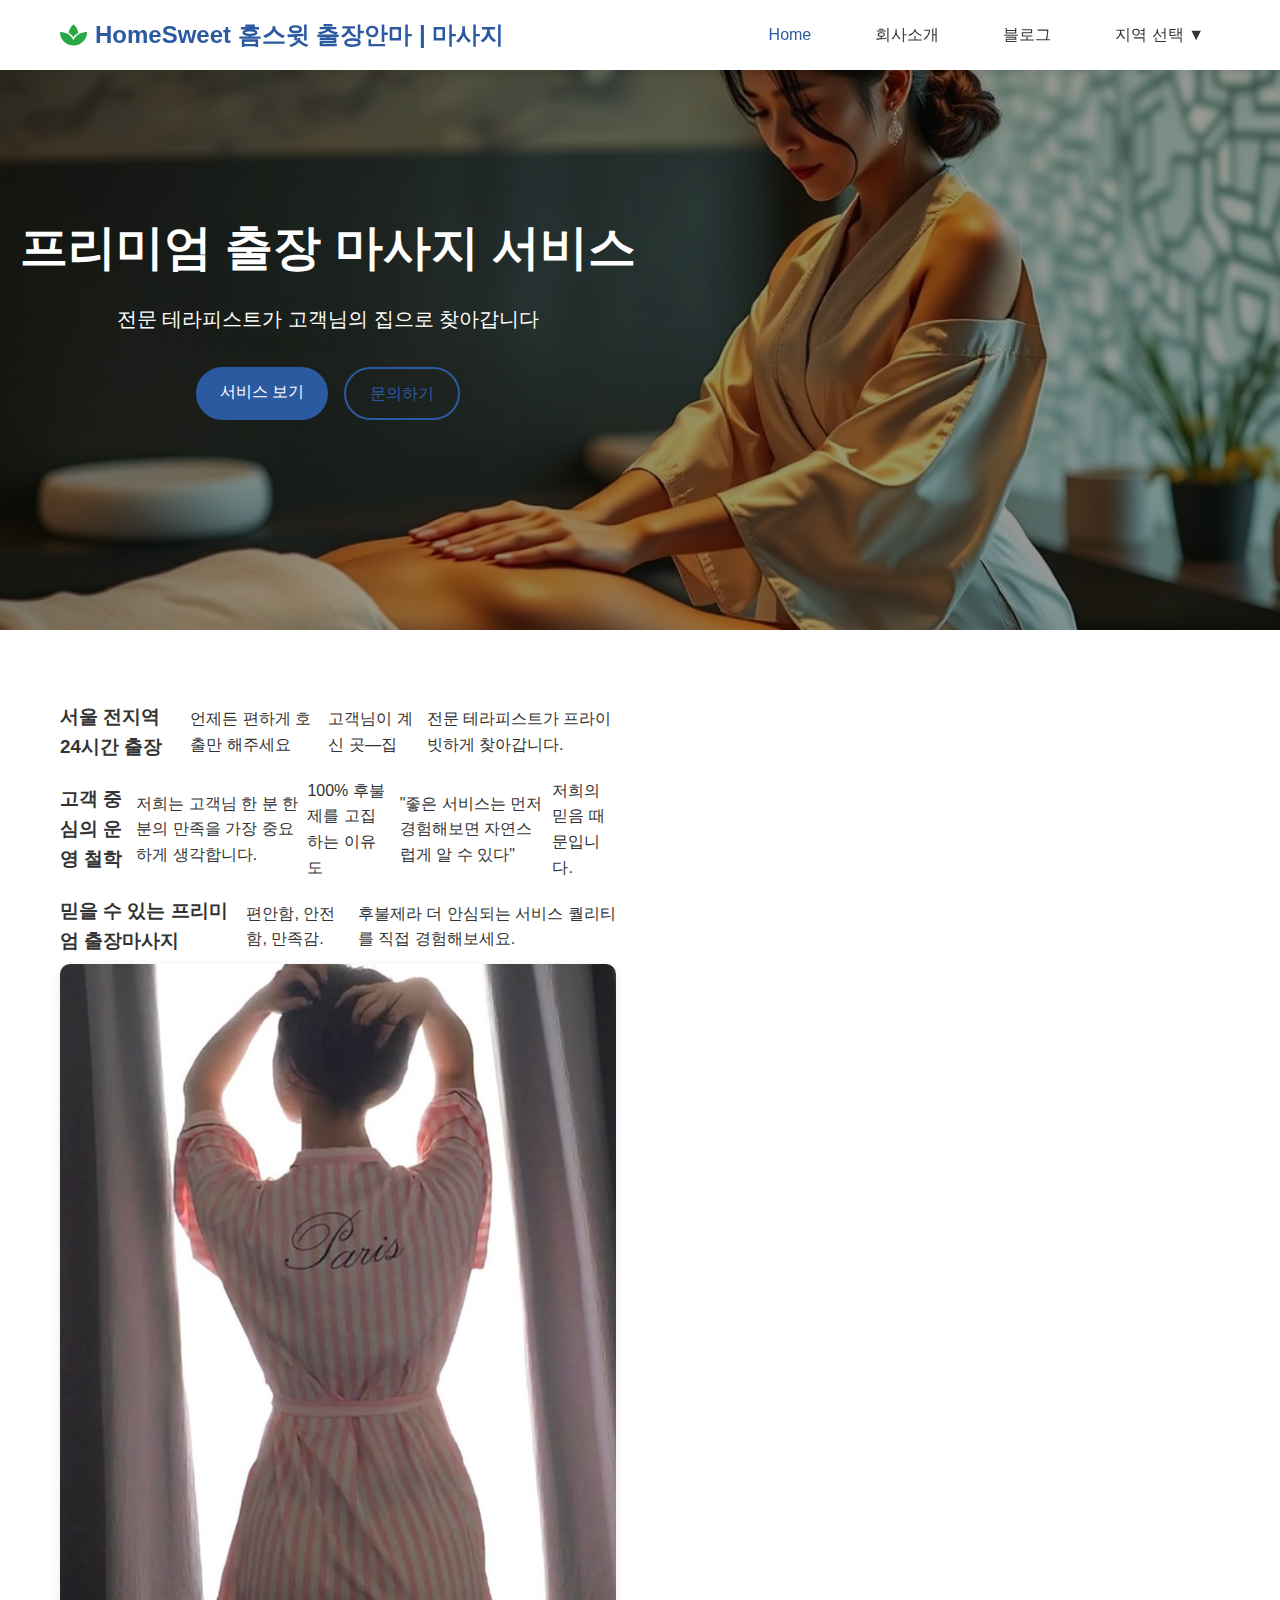
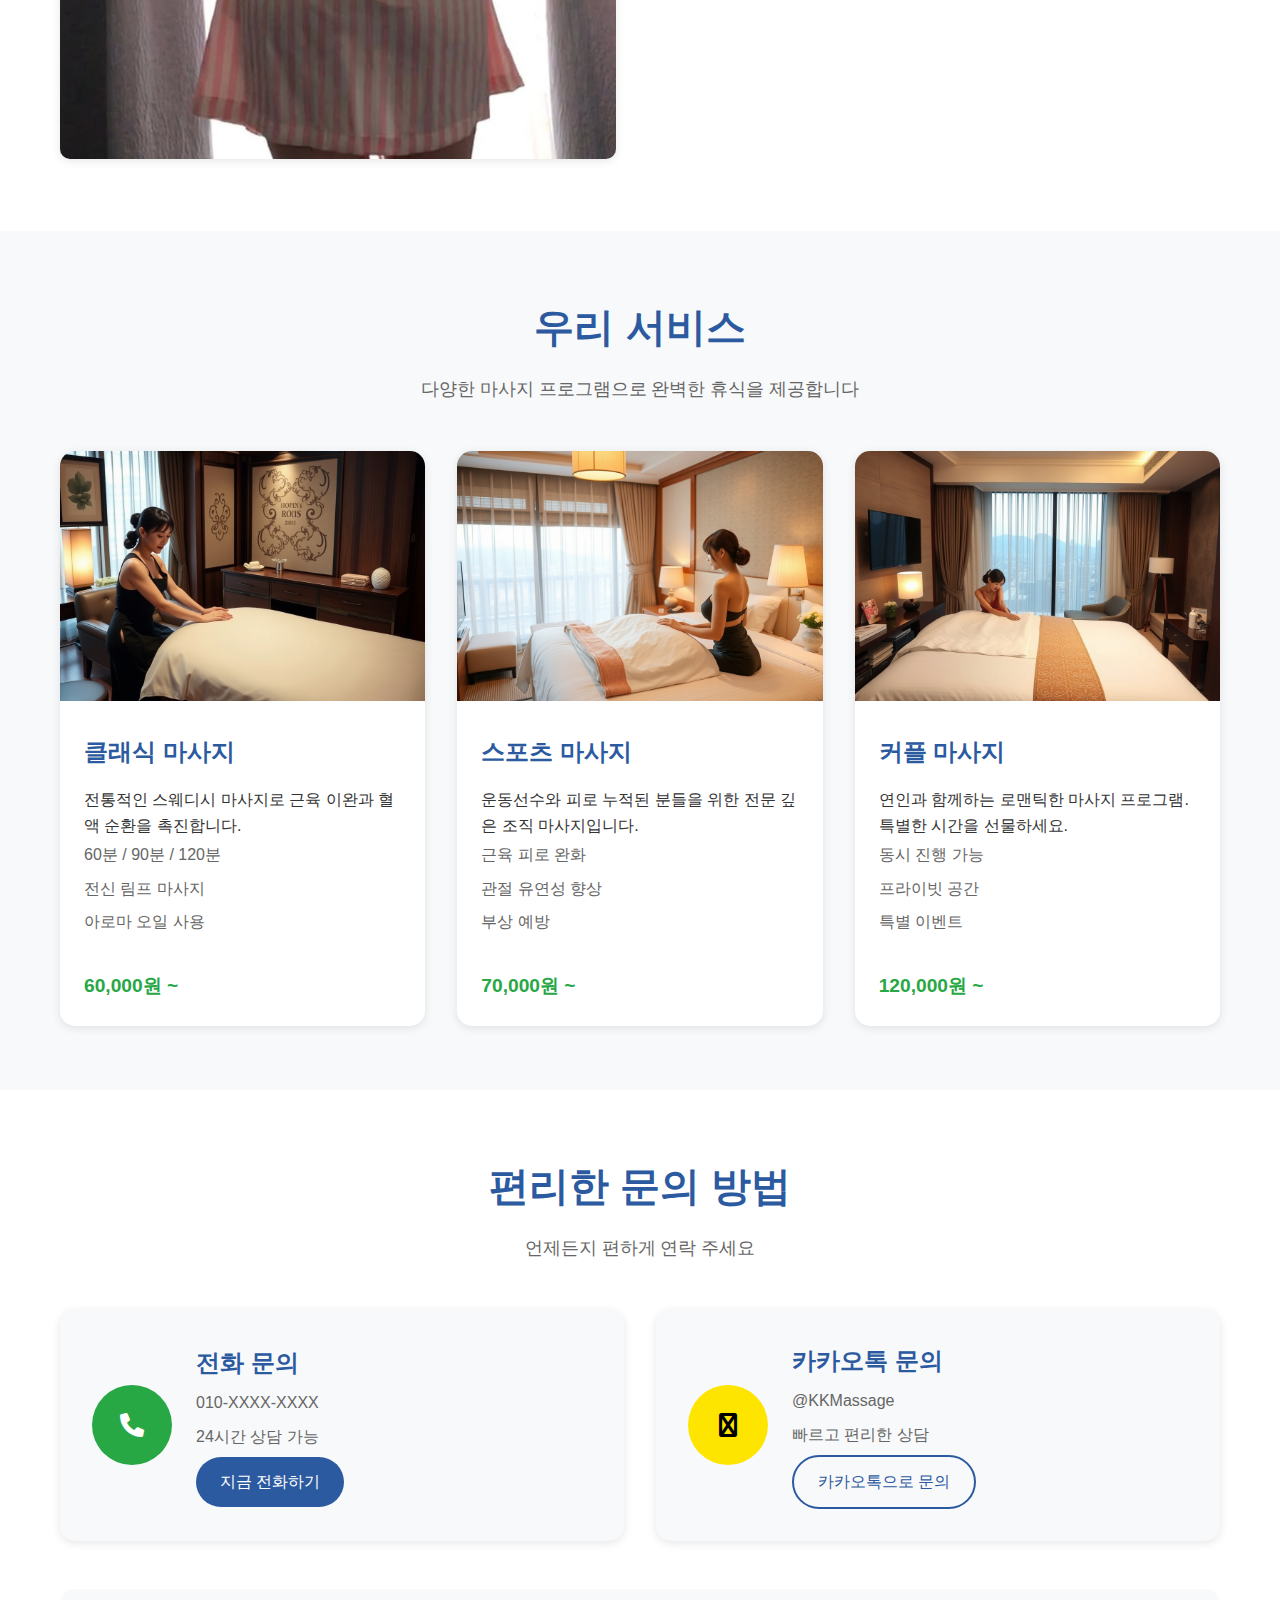
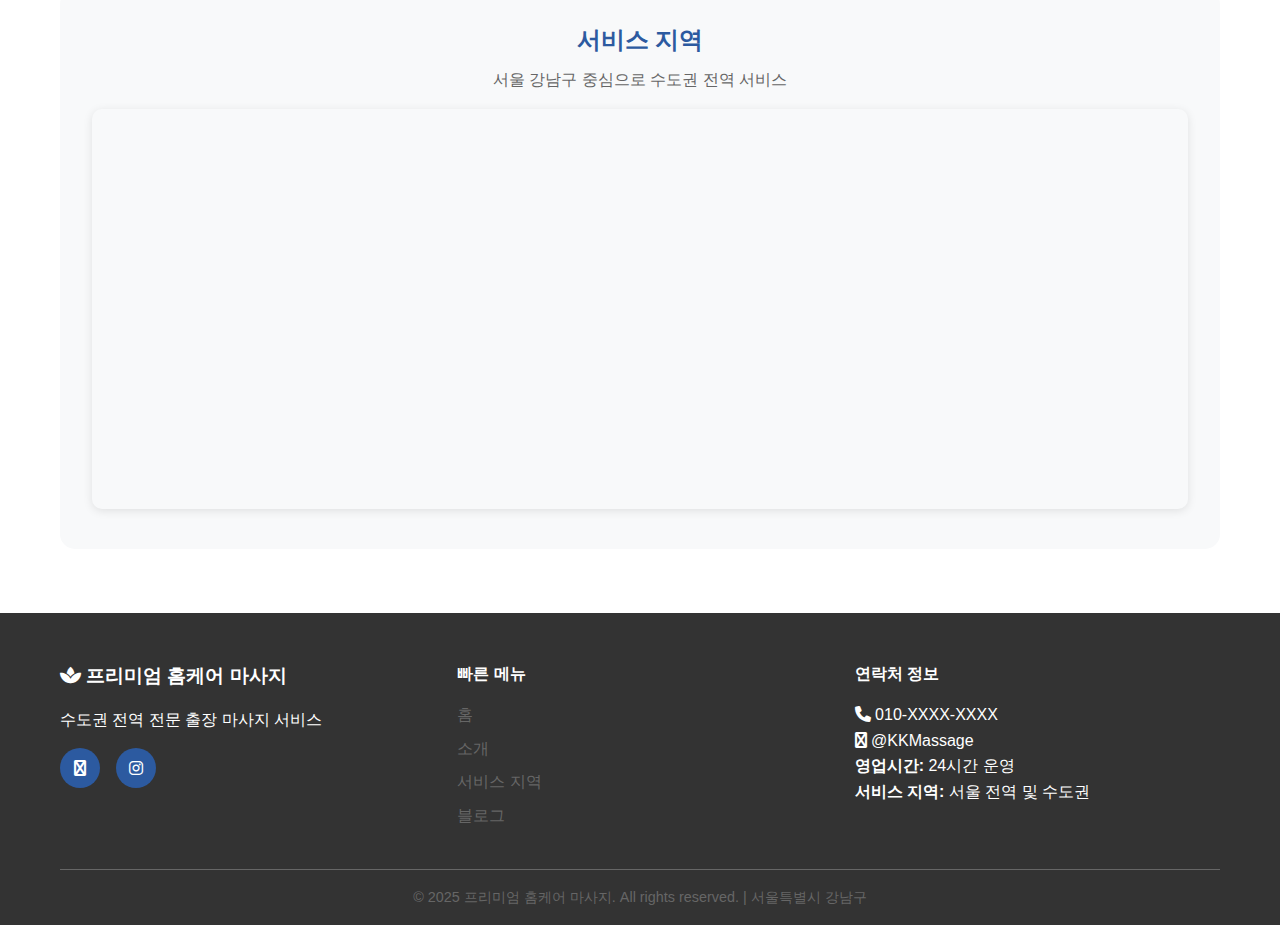
<file: index.html>
<!DOCTYPE html>
<html lang="ko">
<head>
    <meta charset="UTF-8">
    <meta name="viewport" content="width=device-width, initial-scale=1.0">
    <title>프리미엄 홈케어 마사지 - 출장 마사지 전문</title>
    <meta name="description" content="서울 강남 출장 마사지 전문. 최고의 테라피스트가 고객님의 집으로 찾아갑니다. 24시간 예약 가능.">
    <meta name="keywords" content="출장 마사지, 홈케어 마사지, 강남 마사지, 서울 마사지, 스웨디시">
    <link rel="stylesheet" href="style.css">
    <link rel="stylesheet" href="https://cdnjs.cloudflare.com/ajax/libs/font-awesome/6.0.0/css/all.min.css">
</head>
<body>
    <!-- 导航栏 -->
    <nav class="navbar">
        <div class="container">
            <div class="nav-wrapper">
                <a href="index.html" class="logo">
                    <i class="fas fa-spa"></i> HomeSweet 홈스윗 출장안마 | 마사지
                </a>
                
                <button class="mobile-menu-toggle" id="mobileMenuToggle" aria-label="메뉴 열기">
                    <span></span>
                    <span></span>
                    <span></span>
                </button>

                <ul class="nav-menu" id="navMenu">
                    <li class="nav-item-active"><a href="index.html">Home</a></li>
                    <li><a href="about.html">회사소개</a></li>
                    <li><a href="blog.html">블로그</a></li>
                    <li class="dropdown">
                        <a href="#" class="dropdown-toggle">지역 선택 ▼</a>
                        <ul class="dropdown-menu" id="regionDropdown">
                            <!-- 动态加载地区 -->
                        </ul>
                    </li>
                </ul>
            </div>
        </div>
    </nav>

    <!-- Hero 部分 -->
    <section class="hero" style="background-image: url('banner.jpg');">
        <div class="hero-overlay"></div>
        <div class="hero-content">
            <div class="container">
                <h1>프리미엄 출장 마사지 서비스</h1>
                <p>전문 테라피스트가 고객님의 집으로 찾아갑니다</p>
                <div class="hero-buttons">
                    <a href="#services" class="btn btn-primary">서비스 보기</a>
                    <a href="#contact" class="btn btn-secondary">문의하기</a>
                </div>
            </div>
        </div>
    </section>

    <!-- 关于我们 -->
    <section class="about-home">
        <div class="container">
            <div class="about-content">
                <div class="about-text">
  <div class="about-text">
    <ul class="feature-list">
        <li>
            <h3>서울 전지역 24시간 출장</h3>
            <p>언제든 편하게 호출만 해주세요</p>
            <p>고객님이 계신 곳—집</p>
            <p>전문 테라피스트가 프라이빗하게 찾아갑니다.</p>
        </li>
        <li>
            <h3>고객 중심의 운영 철학</h3>
            <p>저희는 고객님 한 분 한 분의 만족을 가장 중요하게 생각합니다.</p>
            <p>100% 후불제를 고집하는 이유도</p>
            <p>"좋은 서비스는 먼저 경험해보면 자연스럽게 알 수 있다"</p>
            <p>저희의 믿음 때문입니다.</p>
        </li>
        <li>
            <h3>믿을 수 있는 프리미엄 출장마사지</h3>
            <p>편안함, 안전함, 만족감.</p>
            <p>후불제라 더 안심되는 서비스 퀄리티를 직접 경험해보세요.</p>
        </li>
    </ul>
</div>
                <div class="about-image">
                    <img src="about.jpg" alt="마사지 테라피스트" loading="lazy">
                </div>
            </div>
        </div>
    </section>

    <!-- 服务部分 -->
    <section id="services" class="services">
        <div class="container">
            <h2 class="section-title">우리 서비스</h2>
            <p class="section-subtitle">다양한 마사지 프로그램으로 완벽한 휴식을 제공합니다</p>
            <div class="services-grid">
                <div class="service-card">
                    <img src="service1.jpg" alt="클래식 마사지" loading="lazy">
                    <div class="service-content">
                        <h3>클래식 마사지</h3>
                        <p>전통적인 스웨디시 마사지로 근육 이완과 혈액 순환을 촉진합니다.</p>
                        <ul>
                            <li>60분 / 90분 / 120분</li>
                            <li>전신 림프 마사지</li>
                            <li>아로마 오일 사용</li>
                        </ul>
                        <span class="price">60,000원 ~</span>
                    </div>
                </div>

                <div class="service-card">
                    <img src="service2.jpg" alt="스포츠 마사지" loading="lazy">
                    <div class="service-content">
                        <h3>스포츠 마사지</h3>
                        <p>운동선수와 피로 누적된 분들을 위한 전문 깊은 조직 마사지입니다.</p>
                        <ul>
                            <li>근육 피로 완화</li>
                            <li>관절 유연성 향상</li>
                            <li>부상 예방</li>
                        </ul>
                        <span class="price">70,000원 ~</span>
                    </div>
                </div>

                <div class="service-card">
                    <img src="service3.jpg" alt="커플 마사지" loading="lazy">
                    <div class="service-content">
                        <h3>커플 마사지</h3>
                        <p>연인과 함께하는 로맨틱한 마사지 프로그램. 특별한 시간을 선물하세요.</p>
                        <ul>
                            <li>동시 진행 가능</li>
                            <li>프라이빗 공간</li>
                            <li>특별 이벤트</li>
                        </ul>
                        <span class="price">120,000원 ~</span>
                    </div>
                </div>
            </div>
        </div>
    </section>

    <!-- 联系部分 -->
    <section id="contact" class="contact-section">
        <div class="container">
            <h2 class="section-title">편리한 문의 방법</h2>
            <p class="section-subtitle">언제든지 편하게 연락 주세요</p>
            
            <div class="contact-methods">
                <div class="contact-card phone-contact">
                    <div class="contact-icon">
                        <i class="fas fa-phone"></i>
                    </div>
                    <div class="contact-info">
                        <h3>전화 문의</h3>
                        <p>010-XXXX-XXXX</p>
                        <p>24시간 상담 가능</p>
                        <a href="tel:010-XXXX-XXXX" class="btn btn-primary">지금 전화하기</a>
                    </div>
                </div>

                <div class="contact-card kakao-contact">
                    <div class="contact-icon">
                        <i class="fab fa-comment-dots"></i>
                    </div>
                    <div class="contact-info">
                        <h3>카카오톡 문의</h3>
                        <p>@KKMassage</p>
                        <p>빠르고 편리한 상담</p>
                        <a href="https://pf.kakao.com/_KKMassage" target="_blank" class="btn btn-secondary">카카오톡으로 문의</a>
                    </div>
                </div>
            </div>

            <!-- Google 地图 -->
            <div class="map-container">
                <h3>서비스 지역</h3>
                <p>서울 강남구 중심으로 수도권 전역 서비스</p>
                <iframe 
                    src="https://www.google.com/maps/embed?pb=!1m18!1m12!1m3!1d3241.011484484781!2d127.027917315005!3d37.49793377984056!2m3!1f0!2f0!3f0!3m2!1i1024!2i768!4f13.1!3m3!1m2!1s0x357ca2918e8e9b3b%3A0x9e84d9a2a2d7e0c6!2z7Yq157OE6rCR6re467O16rCAKOygnOydtOu1rOy2iA!5e0!3m2!1sko!2skr!4v1699999999999!5m2!1sko!2skr" 
                    width="100%" 
                    height="400" 
                    style="border:0; border-radius: 10px;" 
                    allowfullscreen="" 
                    loading="lazy" 
                    referrerpolicy="no-referrer-when-downgrade">
                </iframe>
            </div>
        </div>
    </section>

    <!-- 页脚 -->
    <footer class="footer">
        <div class="container">
            <div class="footer-content">
                <div class="footer-section">
                    <h3><i class="fas fa-spa"></i> 프리미엄 홈케어 마사지</h3>
                    <p>수도권 전역 전문 출장 마사지 서비스</p>
                    <div class="social-links">
                        <a href="#" aria-label="카카오톡"><i class="fab fa-comment-dots"></i></a>
                        <a href="#" aria-label="인스타그램"><i class="fab fa-instagram"></i></a>
                    </div>
                </div>
                <div class="footer-section">
                    <h4>빠른 메뉴</h4>
                    <ul>
                        <li><a href="index.html">홈</a></li>
                        <li><a href="about.html">소개</a></li>
                        <li><a href="regions.html">서비스 지역</a></li>
                        <li><a href="blog.html">블로그</a></li>
                    </ul>
                </div>
                <div class="footer-section">
                    <h4>연락처 정보</h4>
                    <p><i class="fas fa-phone"></i> 010-XXXX-XXXX</p>
                    <p><i class="fab fa-comment-dots"></i> @KKMassage</p>
                    <p><strong>영업시간:</strong> 24시간 운영</p>
                    <p><strong>서비스 지역:</strong> 서울 전역 및 수도권</p>
                </div>
            </div>
            <div class="footer-bottom">
                <p>&copy; 2025 프리미엄 홈케어 마사지. All rights reserved. | 서울특별시 강남구</p>
            </div>
        </div>
    </footer>

    <script>
        // 地区数据 (简化版，用于下拉菜单)
        const regions = [
            { name: '강남구', slug: 'gangnam' },
            { name: '서초구', slug: 'seocho' },
            { name: '송파구', slug: 'songpa' },
            { name: '마포구', slug: 'mapo' },
            { name: '용산구', slug: 'yongsan' },
            { name: '영등포구', slug: 'yeongdeungpo' }
            // 可以添加更多地区
        ];

        // 加载地区下拉菜单
        function loadRegionDropdown() {
            const dropdown = document.getElementById('regionDropdown');
            regions.forEach(region => {
                const li = document.createElement('li');
                const a = document.createElement('a');
                a.href = `blog.html#${region.slug}`;
                a.textContent = `${region.name} 정보`;
                a.addEventListener('click', function(e) {
                    // 可以添加跳转逻辑
                });
                li.appendChild(a);
                dropdown.appendChild(li);
            });
        }

        // 移动菜单切换
        document.getElementById('mobileMenuToggle').addEventListener('click', function() {
            const menu = document.getElementById('navMenu');
            const toggle = document.getElementById('mobileMenuToggle');
            menu.classList.toggle('active');
            toggle.classList.toggle('active');
        });

        // 下拉菜单
        document.querySelector('.dropdown-toggle').addEventListener('click', function(e) {
            e.preventDefault();
            const dropdown = this.parentElement;
            dropdown.classList.toggle('active');
        });

        // 平滑滚动
        document.querySelectorAll('a[href^="#"]').forEach(anchor => {
            anchor.addEventListener('click', function (e) {
                e.preventDefault();
                const target = document.querySelector(this.getAttribute('href'));
                if (target) {
                    target.scrollIntoView({
                        behavior: 'smooth',
                        block: 'start'
                    });
                }
            });
        });

        // 页面加载完成
        document.addEventListener('DOMContentLoaded', function() {
            loadRegionDropdown();
        });

        // 关闭移动菜单点击外部
        document.addEventListener('click', function(e) {
            const menu = document.getElementById('navMenu');
            const toggle = document.getElementById('mobileMenuToggle');
            const dropdown = document.querySelector('.dropdown');
            
            if (!menu.contains(e.target) && !toggle.contains(e.target)) {
                menu.classList.remove('active');
                toggle.classList.remove('active');
            }
            
            if (!dropdown.contains(e.target)) {
                dropdown.classList.remove('active');
            }
        });
    </script>
</body>
</html>
</file>
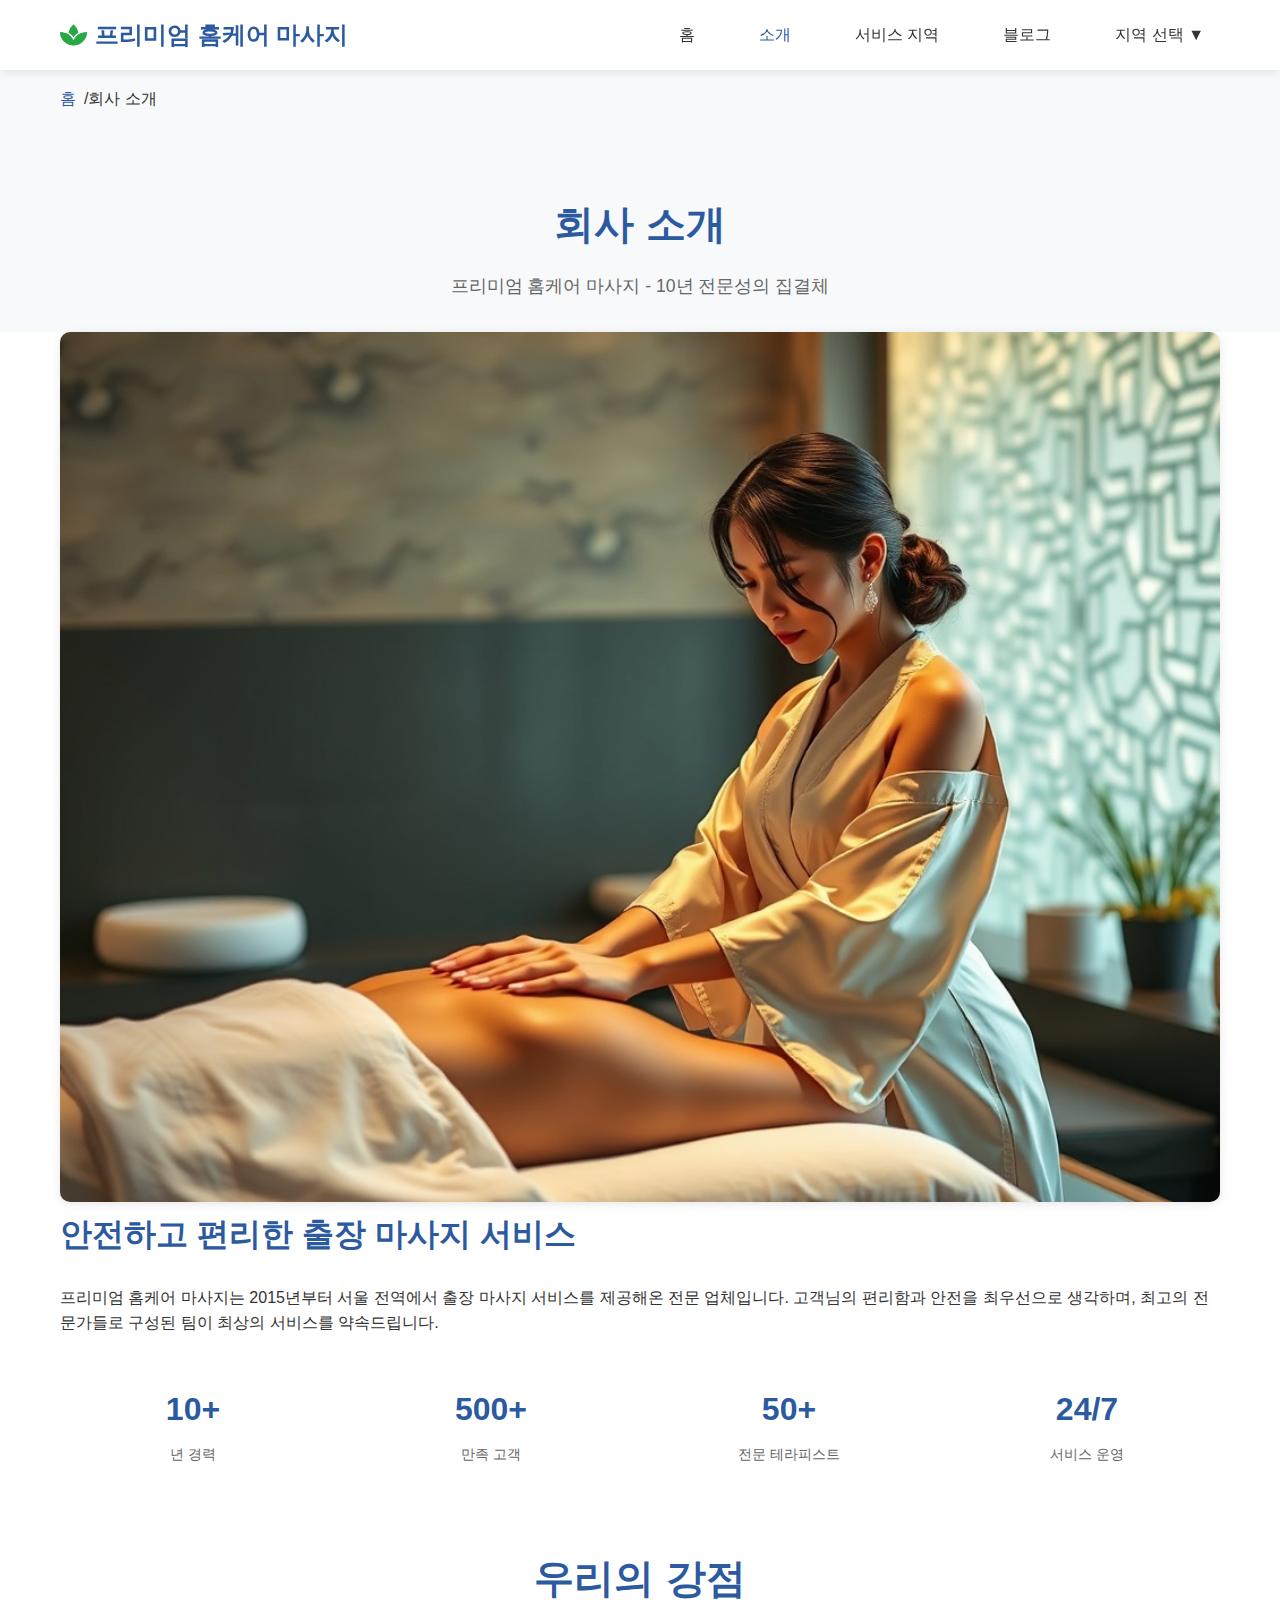
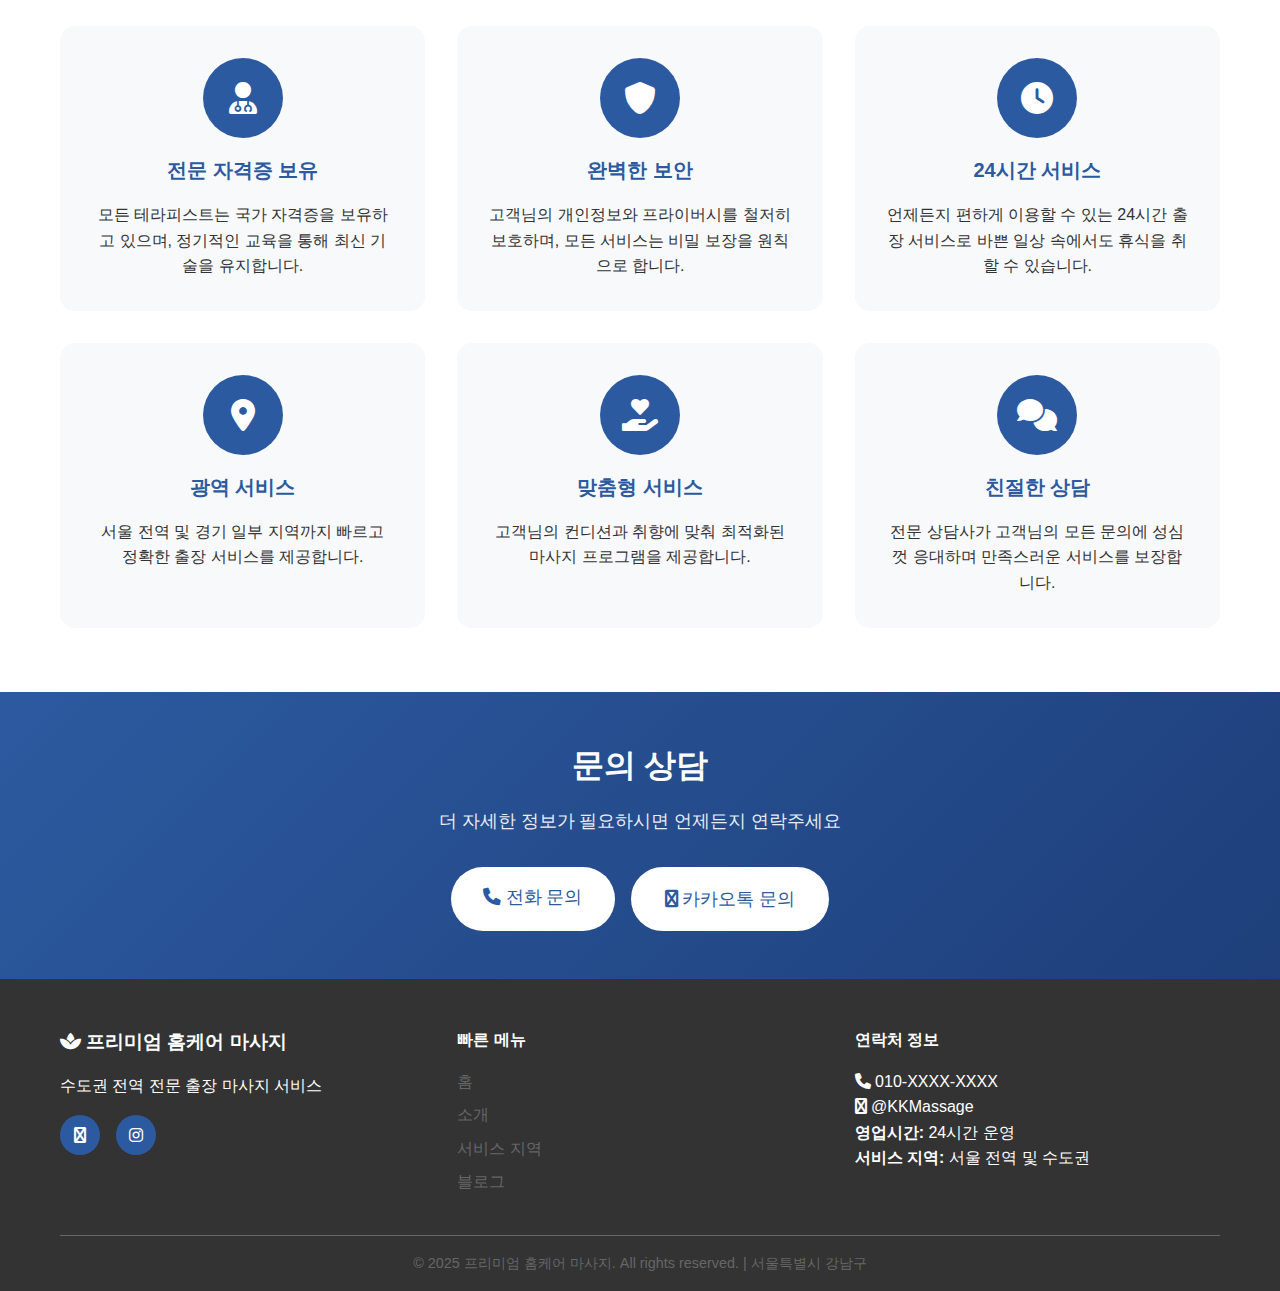
<file: about.html>
<!DOCTYPE html>
<html lang="ko">
<head>
    <meta charset="UTF-8">
    <meta name="viewport" content="width=device-width, initial-scale=1.0">
    <title>회사 소개 - 프리미엄 홈케어 마사지</title>
    <meta name="description" content="10년 경력 전문 출장 마사지 서비스. 안전하고 편리한 홈케어 솔루션 제공.">
    <link rel="stylesheet" href="style.css">
    <link rel="stylesheet" href="https://cdnjs.cloudflare.com/ajax/libs/font-awesome/6.0.0/css/all.min.css">
</head>
<body>
    <!-- 导航栏 -->
    <nav class="navbar">
        <div class="container">
            <div class="nav-wrapper">
                <a href="index.html" class="logo">
                    <i class="fas fa-spa"></i> 프리미엄 홈케어 마사지
                </a>
                
                <button class="mobile-menu-toggle" id="mobileMenuToggle" aria-label="메뉴 열기">
                    <span></span>
                    <span></span>
                    <span></span>
                </button>

                <ul class="nav-menu" id="navMenu">
                    <li><a href="index.html">홈</a></li>
                    <li class="nav-item-active"><a href="about.html">소개</a></li>
                    <li><a href="regions.html">서비스 지역</a></li>
                    <li><a href="blog.html">블로그</a></li>
                    <li class="dropdown">
                        <a href="#" class="dropdown-toggle">지역 선택 ▼</a>
                        <ul class="dropdown-menu" id="regionDropdown">
                            <!-- 动态加载地区 -->
                        </ul>
                    </li>
                </ul>
            </div>
        </div>
    </nav>

    <!-- 面包屑导航 -->
    <div class="breadcrumb">
        <div class="container">
            <a href="index.html">홈</a> / <span>회사 소개</span>
        </div>
    </div>

    <!-- 页面标题 -->
    <section class="page-header">
        <div class="container">
            <h1>회사 소개</h1>
            <p>프리미엄 홈케어 마사지 - 10년 전문성의 집결체</p>
        </div>
    </section>

    <!-- 主要内容 -->
    <section class="about-section">
        <div class="container">
            <div class="about-main">
                <div class="about-image">
                    <img src="banner.jpg" alt="프리미엄 홈케어 마사지" loading="lazy">
                </div>
                <div class="about-text">
                    <h2>안전하고 편리한 출장 마사지 서비스</h2>
                    <p>프리미엄 홈케어 마사지는 2015년부터 서울 전역에서 출장 마사지 서비스를 제공해온 전문 업체입니다. 고객님의 편리함과 안전을 최우선으로 생각하며, 최고의 전문가들로 구성된 팀이 최상의 서비스를 약속드립니다.</p>
                    
                    <div class="about-stats">
                        <div class="stat">
                            <h3>10+</h3>
                            <p>년 경력</p>
                        </div>
                        <div class="stat">
                            <h3>500+</h3>
                            <p>만족 고객</p>
                        </div>
                        <div class="stat">
                            <h3>50+</h3>
                            <p>전문 테라피스트</p>
                        </div>
                        <div class="stat">
                            <h3>24/7</h3>
                            <p>서비스 운영</p>
                        </div>
                    </div>
                </div>
            </div>
        </div>
    </section>

    <!-- 服务特色 -->
    <section class="features-section">
        <div class="container">
            <h2 class="section-title">우리의 강점</h2>
            <div class="features-grid">
                <div class="feature-card">
                    <div class="feature-icon">
                        <i class="fas fa-user-md"></i>
                    </div>
                    <h3>전문 자격증 보유</h3>
                    <p>모든 테라피스트는 국가 자격증을 보유하고 있으며, 정기적인 교육을 통해 최신 기술을 유지합니다.</p>
                </div>

                <div class="feature-card">
                    <div class="feature-icon">
                        <i class="fas fa-shield-alt"></i>
                    </div>
                    <h3>완벽한 보안</h3>
                    <p>고객님의 개인정보와 프라이버시를 철저히 보호하며, 모든 서비스는 비밀 보장을 원칙으로 합니다.</p>
                </div>

                <div class="feature-card">
                    <div class="feature-icon">
                        <i class="fas fa-clock"></i>
                    </div>
                    <h3>24시간 서비스</h3>
                    <p>언제든지 편하게 이용할 수 있는 24시간 출장 서비스로 바쁜 일상 속에서도 휴식을 취할 수 있습니다.</p>
                </div>

                <div class="feature-card">
                    <div class="feature-icon">
                        <i class="fas fa-map-marker-alt"></i>
                    </div>
                    <h3>광역 서비스</h3>
                    <p>서울 전역 및 경기 일부 지역까지 빠르고 정확한 출장 서비스를 제공합니다.</p>
                </div>

                <div class="feature-card">
                    <div class="feature-icon">
                        <i class="fas fa-hand-holding-heart"></i>
                    </div>
                    <h3>맞춤형 서비스</h3>
                    <p>고객님의 컨디션과 취향에 맞춰 최적화된 마사지 프로그램을 제공합니다.</p>
                </div>

                <div class="feature-card">
                    <div class="feature-icon">
                        <i class="fas fa-comments"></i>
                    </div>
                    <h3>친절한 상담</h3>
                    <p>전문 상담사가 고객님의 모든 문의에 성심껏 응대하며 만족스러운 서비스를 보장합니다.</p>
                </div>
            </div>
        </div>
    </section>

    <!-- 联系方式 -->
    <section class="contact-cta">
        <div class="container">
            <h2>문의 상담</h2>
            <p>더 자세한 정보가 필요하시면 언제든지 연락주세요</p>
            <div class="contact-buttons">
                <a href="tel:010-XXXX-XXXX" class="btn btn-primary">
                    <i class="fas fa-phone"></i> 전화 문의
                </a>
                <a href="https://pf.kakao.com/_KKMassage" target="_blank" class="btn btn-secondary">
                    <i class="fab fa-comment-dots"></i> 카카오톡 문의
                </a>
            </div>
        </div>
    </section>

    <!-- 页脚 -->
    <footer class="footer">
        <div class="container">
            <div class="footer-content">
                <div class="footer-section">
                    <h3><i class="fas fa-spa"></i> 프리미엄 홈케어 마사지</h3>
                    <p>수도권 전역 전문 출장 마사지 서비스</p>
                    <div class="social-links">
                        <a href="#" aria-label="카카오톡"><i class="fab fa-comment-dots"></i></a>
                        <a href="#" aria-label="인스타그램"><i class="fab fa-instagram"></i></a>
                    </div>
                </div>
                <div class="footer-section">
                    <h4>빠른 메뉴</h4>
                    <ul>
                        <li><a href="index.html">홈</a></li>
                        <li><a href="about.html">소개</a></li>
                        <li><a href="regions.html">서비스 지역</a></li>
                        <li><a href="blog.html">블로그</a></li>
                    </ul>
                </div>
                <div class="footer-section">
                    <h4>연락처 정보</h4>
                    <p><i class="fas fa-phone"></i> 010-XXXX-XXXX</p>
                    <p><i class="fab fa-comment-dots"></i> @KKMassage</p>
                    <p><strong>영업시간:</strong> 24시간 운영</p>
                    <p><strong>서비스 지역:</strong> 서울 전역 및 수도권</p>
                </div>
            </div>
            <div class="footer-bottom">
                <p>&copy; 2025 프리미엄 홈케어 마사지. All rights reserved. | 서울특별시 강남구</p>
            </div>
        </div>
    </footer>

    <script>
        // 地区数据
        const regions = [
            { name: '강남구', slug: 'gangnam' },
            { name: '서초구', slug: 'seocho' },
            { name: '송파구', slug: 'songpa' },
            { name: '마포구', slug: 'mapo' },
            { name: '용산구', slug: 'yongsan' },
            { name: '영등포구', slug: 'yeongdeungpo' }
        ];

        // 加载地区下拉菜单
        function loadRegionDropdown() {
            const dropdown = document.getElementById('regionDropdown');
            regions.forEach(region => {
                const li = document.createElement('li');
                const a = document.createElement('a');
                a.href = `blog.html#${region.slug}`;
                a.textContent = `${region.name} 정보`;
                li.appendChild(a);
                dropdown.appendChild(li);
            });
        }

        // 移动菜单和下拉菜单交互
        document.addEventListener('DOMContentLoaded', function() {
            loadRegionDropdown();
            
            document.getElementById('mobileMenuToggle').addEventListener('click', function() {
                const menu = document.getElementById('navMenu');
                const toggle = document.getElementById('mobileMenuToggle');
                menu.classList.toggle('active');
                toggle.classList.toggle('active');
            });

            document.querySelector('.dropdown-toggle').addEventListener('click', function(e) {
                e.preventDefault();
                this.parentElement.classList.toggle('active');
            });

            // 关闭菜单点击外部
            document.addEventListener('click', function(e) {
                const menu = document.getElementById('navMenu');
                const toggle = document.getElementById('mobileMenuToggle');
                const dropdown = document.querySelector('.dropdown');
                
                if (!menu.contains(e.target) && !toggle.contains(e.target)) {
                    menu.classList.remove('active');
                    toggle.classList.remove('active');
                }
                
                if (!dropdown.contains(e.target)) {
                    dropdown.classList.remove('active');
                }
            });
        });
    </script>
</body>
</html>
</file>
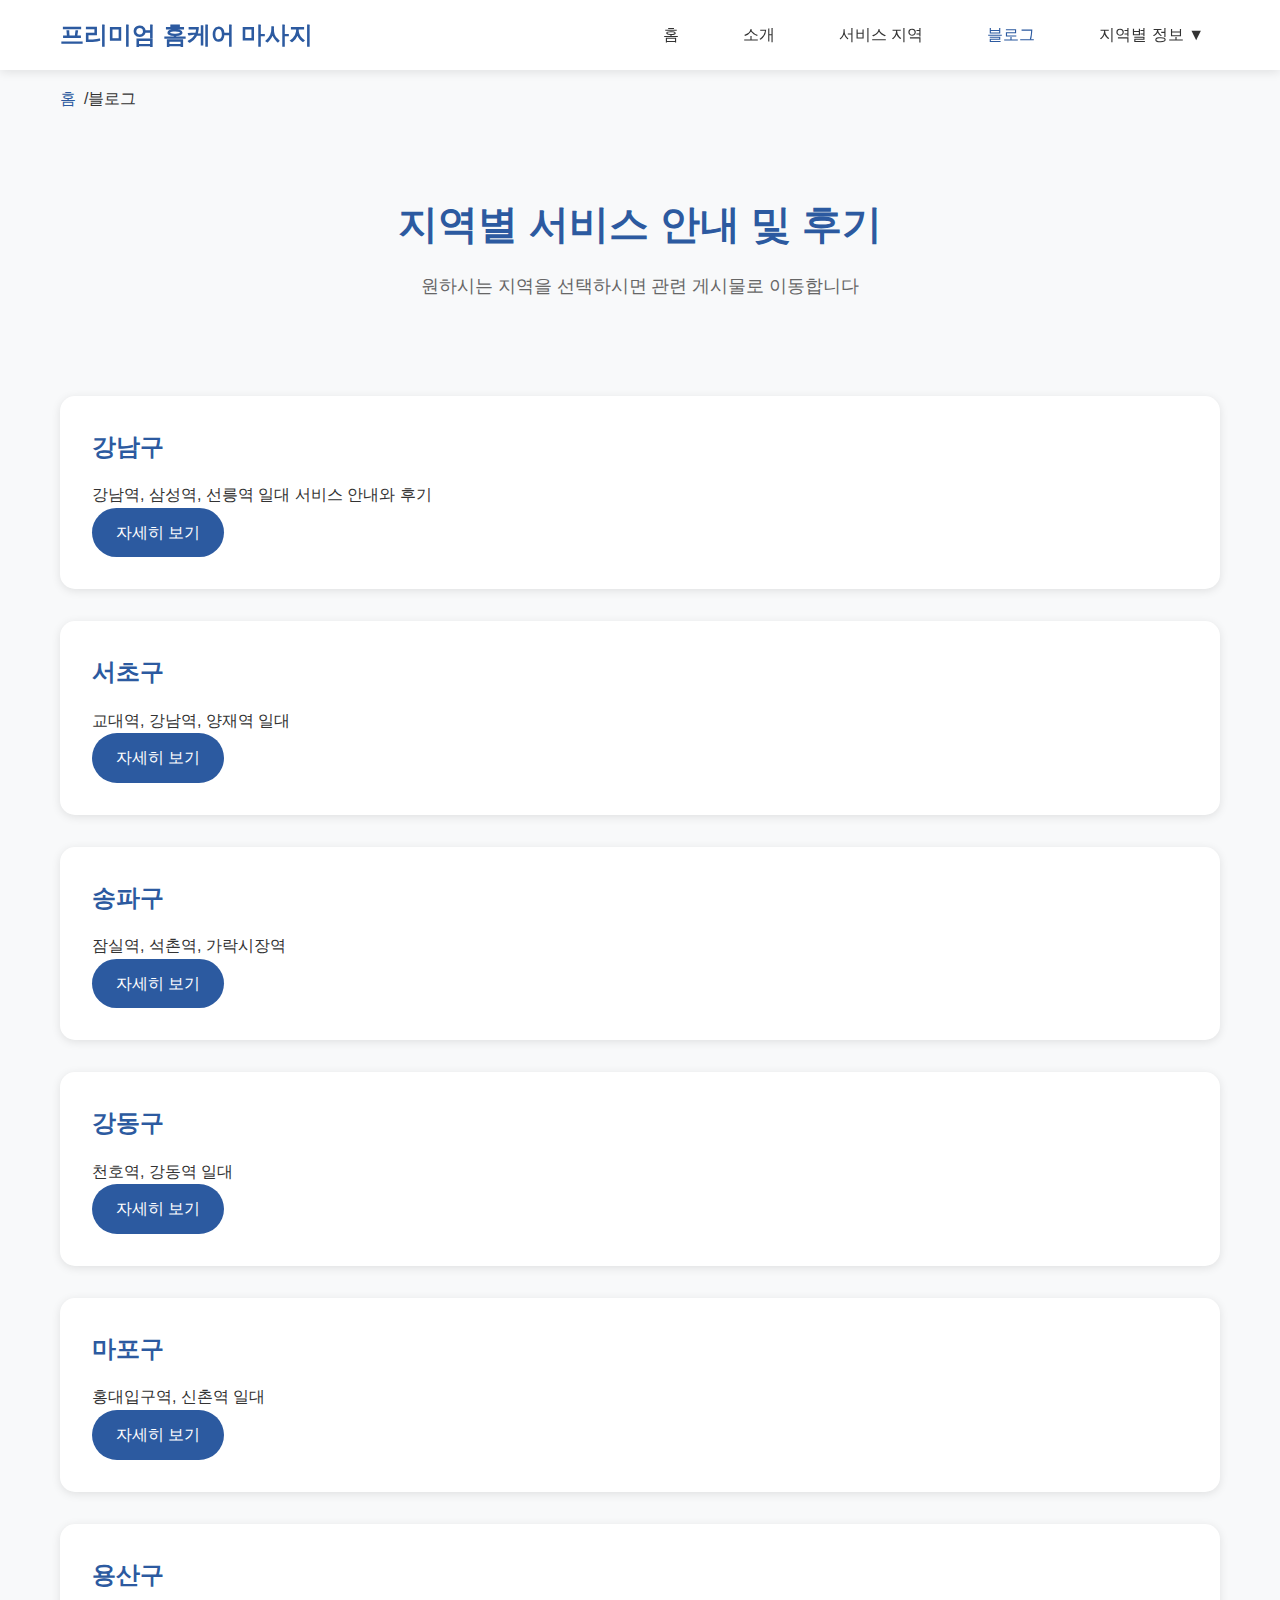
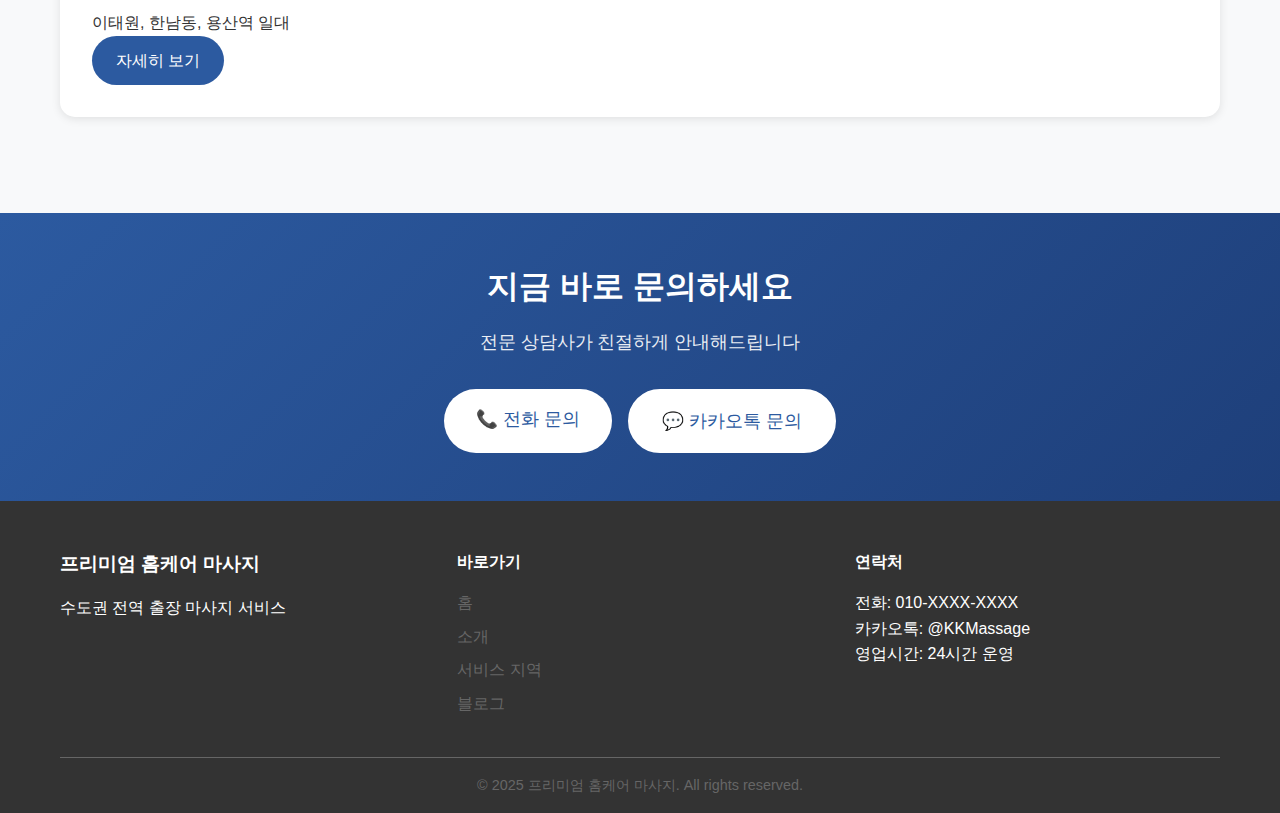
<file: blog.html>
<!DOCTYPE html>
<html lang="ko">
<head>
    <meta charset="UTF-8">
    <meta name="viewport" content="width=device-width, initial-scale=1.0">
    <title>지역별 정보 - 프리미엄 홈케어 마사지</title>
    <meta name="description" content="지역별 서비스 정보와 이용후기">
    <link rel="stylesheet" href="style.css">
</head>
<body>
    <nav class="navbar">
        <div class="container">
            <div class="nav-wrapper">
                <a href="index.html" class="logo">프리미엄 홈케어 마사지</a>
                <button class="mobile-menu-toggle" id="mobileMenuToggle" aria-label="메뉴 열기">
                    <span></span>
                    <span></span>
                    <span></span>
                </button>

                <ul class="nav-menu" id="navMenu">
                    <li><a href="index.html">홈</a></li>
                    <li><a href="about.html">소개</a></li>
                    <li><a href="regions.html">서비스 지역</a></li>
                    <li class="nav-item-active"><a href="blog.html">블로그</a></li>
                    <li class="dropdown">
                        <a href="#" class="dropdown-toggle">지역별 정보 ▼</a>
                        <ul class="dropdown-menu" id="regionDropdown">
                        </ul>
                    </li>
                </ul>
            </div>
        </div>
    </nav>

    <div class="breadcrumb">
        <div class="container">
            <a href="index.html">홈</a> / <span>블로그</span>
        </div>
    </div>

    <section class="page-header">
        <div class="container">
            <h1>지역별 서비스 안내 및 후기</h1>
            <p>원하시는 지역을 선택하시면 관련 게시물로 이동합니다</p>
        </div>
    </section>

    <section class="blog-list-section">
        <div class="container">
            <div id="posts">
            </div>
        </div>
    </section>

    <section class="contact-cta">
        <div class="container">
            <h2>지금 바로 문의하세요</h2>
            <p>전문 상담사가 친절하게 안내해드립니다</p>
            <div class="contact-buttons">
                <a href="tel:010-XXXX-XXXX" class="btn btn-primary">📞 전화 문의</a>
                <a href="https://pf.kakao.com/_KKMassage" target="_blank" class="btn btn-secondary">💬 카카오톡 문의</a>
            </div>
        </div>
    </section>

    <footer class="footer">
        <div class="container">
            <div class="footer-content">
                <div class="footer-section">
                    <h3>프리미엄 홈케어 마사지</h3>
                    <p>수도권 전역 출장 마사지 서비스</p>
                </div>
                <div class="footer-section">
                    <h4>바로가기</h4>
                    <ul>
                        <li><a href="index.html">홈</a></li>
                        <li><a href="about.html">소개</a></li>
                        <li><a href="regions.html">서비스 지역</a></li>
                        <li><a href="blog.html">블로그</a></li>
                    </ul>
                </div>
                <div class="footer-section">
                    <h4>연락처</h4>
                    <p>전화: 010-XXXX-XXXX</p>
                    <p>카카오톡: @KKMassage</p>
                    <p>영업시간: 24시간 운영</p>
                </div>
            </div>
            <div class="footer-bottom">
                <p>&copy; 2025 프리미엄 홈케어 마사지. All rights reserved.</p>
            </div>
        </div>
    </footer>

    <script>
        const regions = [
            { name: '강남구', slug: 'gangnam', excerpt: '강남역, 삼성역, 선릉역 일대 서비스 안내와 후기' },
            { name: '서초구', slug: 'seocho', excerpt: '교대역, 강남역, 양재역 일대' },
            { name: '송파구', slug: 'songpa', excerpt: '잠실역, 석촌역, 가락시장역' },
            { name: '강동구', slug: 'gangdong', excerpt: '천호역, 강동역 일대' },
            { name: '마포구', slug: 'mapo', excerpt: '홍대입구역, 신촌역 일대' },
            { name: '용산구', slug: 'yongsan', excerpt: '이태원, 한남동, 용산역 일대' }
        ];

        function loadRegionDropdown() {
            const dropdown = document.getElementById('regionDropdown');
            regions.forEach(region => {
                const li = document.createElement('li');
                const a = document.createElement('a');
                a.href = `#${region.slug}`;
                a.textContent = region.name;
                li.appendChild(a);
                dropdown.appendChild(li);
            });
        }

        function loadPosts() {
            const posts = document.getElementById('posts');
            regions.forEach(region => {
                const post = document.createElement('div');
                post.className = 'post-card';
                post.id = region.slug;
                post.innerHTML = `
                    <h3>${region.name}</h3>
                    <p>${region.excerpt}</p>
                    <a href="#" class="btn btn-primary">자세히 보기</a>
                `;
                posts.appendChild(post);
            });
        }

        // 移动菜单、下拉菜单交互
        document.getElementById('mobileMenuToggle').addEventListener('click', function() {
            this.classList.toggle('active');
            document.getElementById('navMenu').classList.toggle('active');
        });

        document.querySelector('.dropdown-toggle').addEventListener('click', function(e) {
            e.preventDefault();
            this.parentElement.classList.toggle('active');
        });

        document.addEventListener('DOMContentLoaded', function() {
            loadRegionDropdown();
            loadPosts();

            // 如果 URL 有 hash，滚动到对应文章
            if (location.hash) {
                const id = location.hash.replace('#','');
                const el = document.getElementById(id);
                if (el) el.scrollIntoView({ behavior: 'smooth' });
            }
        });
    </script>
</body>
</html>
</file>
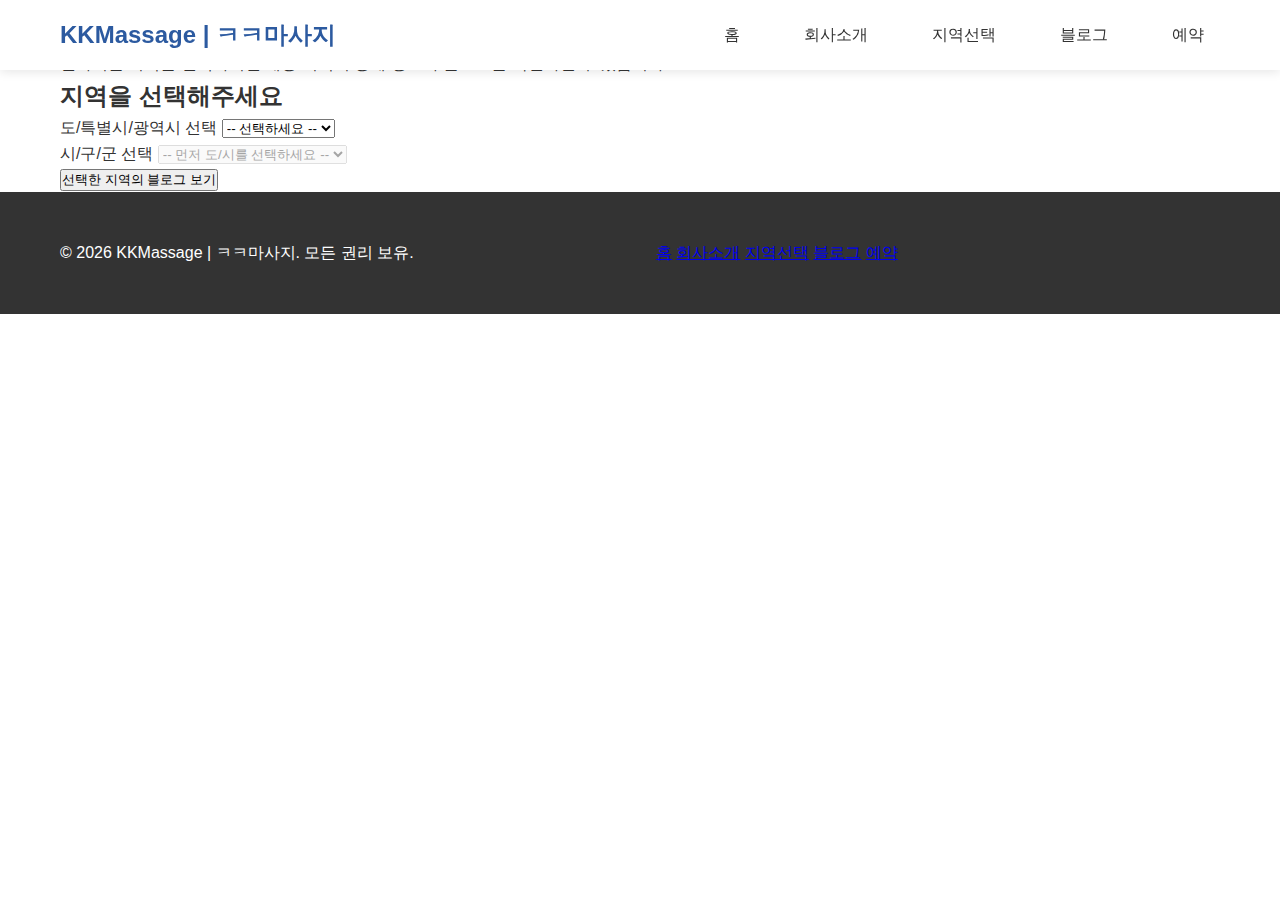
<file: region.html>
<!DOCTYPE html>
<html lang="ko">
<head>
    <meta charset="UTF-8" />
    <meta name="viewport" content="width=device-width, initial-scale=1.0"/>
    <title>지역 선택 - KKMassage | ㅋㅋ마사지</title>
    <link rel="stylesheet" href="style.css"/>
</head>
<body>
    <nav class="navbar">
        <div class="navbar-container container">
            <div class="logo">KKMassage | ㅋㅋ마사지</div>
            <ul class="nav-menu">
                <li><a href="index.html">홈</a></li>
                <li><a href="about.html">회사소개</a></li>
                <li><a href="regions.html" class="active">지역선택</a></li>
                <li><a href="blog.html">블로그</a></li>
                <li><a href="index.html#contact">예약</a></li>
            </ul>
        </div>
    </nav>

    <section class="about-hero">
        <div class="container">
            <h1>🗺️ 서비스 지역 선택</h1>
            <p class="lead">원하시는 지역을 선택하시면 해당 지역의 상세 정보와 블로그를 확인하실 수 있습니다</p>
        </div>
    </section>

    <section class="region-selection-section">
        <div class="container">
            <div class="region-selector-wrapper">
                <h2>지역을 선택해주세요</h2>

                <form class="region-form" onsubmit="return false;">
                    <div class="form-group">
                        <label for="province">도/특별시/광역시 선택</label>
                        <select id="province" onchange="updateDistricts()">
                            <option value="">-- 선택하세요 --</option>
                            <option value="서울특별시">서울특별시</option>
                            <option value="부산광역시">부산광역시</option>
                            <option value="대구광역시">대구광역시</option>
                            <option value="인천광역시">인천광역시</option>
                            <option value="광주광역시">광주광역시</option>
                            <option value="대전광역시">대전광역시</option>
                            <option value="울산광역시">울산광역시</option>
                            <option value="세종특별자치시">세종특별자치시</option>
                            <option value="경기도">경기도</option>
                            <option value="강원도">강원도</option>
                            <option value="충청북도">충청북도</option>
                            <option value="충청남도">충청남도</option>
                            <option value="전라북도">전라북도</option>
                            <option value="전라남도">전라남도</option>
                            <option value="경상북도">경상북도</option>
                            <option value="경상남도">경상남도</option>
                            <option value="제주특별자치도">제주특별자치도</option>
                        </select>
                    </div>

                    <div class="form-group">
                        <label for="district">시/구/군 선택</label>
                        <select id="district" disabled>
                            <option value="">-- 먼저 도/시를 선택하세요 --</option>
                        </select>
                    </div>

                    <button type="button" class="submit-btn" onclick="goToBlog()">선택한 지역의 블로그 보기</button>
                </form>

                <div id="selectedRegion" class="selected-region-display"></div>
            </div>
        </div>
    </section>

    <footer class="footer">
        <div class="footer-content container">
            <p>&copy; <span id="year"></span> KKMassage | ㅋㅋ마사지. 모든 권리 보유.</p>
            <nav class="footer-nav">
                <a href="index.html">홈</a>
                <a href="about.html">회사소개</a>
                <a href="regions.html">지역선택</a>
                <a href="blog.html">블로그</a>
                <a href="index.html#contact">예약</a>
            </nav>
        </div>
    </footer>

    <script>
        document.getElementById('year').textContent = new Date().getFullYear();

        const regionData = {
            "서울특별시": ["강남구","강동구","강북구","강서구","관악구","광진구","구로구","금천구","노원구","도봉구","동대문구","동작구","마포구","서대문구","서초구","성동구","성북구","송파구","양천구","영등포구","용산구","은평구","종로구","중구","중랑구"],
            "부산광역시": ["강서구","금정구","남구","동구","동래구","부산진구","북구","사상구","사하구","서구","수영구","연제구","영도구","중구","해운대구","기장군"],
            "대구광역시": ["남구","달서구","달성군","동구","북구","서구","수성구","중구"],
            "인천광역시": ["강화군","계양구","남동구","남구","동구","부평구","서구","연수구","옹진군","중구"],
            "광주광역시": ["광산구","남구","동구","북구","서구"],
            "대전광역시": ["대덕구","동구","서구","유성구","중구"],
            "울산광역시": ["남구","동구","북구","울주군","중구"],
            "세종특별자치시": ["세종시"],
            "경기도": ["가평군","고양시","과천시","광명시","광주시","구리시","군포시","김포시","남양주시","동두천시","부천시","성남시","수원시","시흥시","안산시","안성시","안양시","양주시","양평군","여주시","연천군","오산시","용인시","의왕시","의정부시","이천시","파주시","평택시","포천시","하남시","화성시"],
            "강원도": ["강릉시","고성군","동해시","삼척시","속초시","양구군","양양군","영월군","원주시","인제군","정선군","철원군","춘천시","태백시","평창군","홍천군","화천군","횡성군"],
            "충청북도": ["괴산군","단양군","증평군","진천군","청주시","충주시","제천시"],
            "충청남도": ["계룡시","공주시","금산군","논산시","당진시","보령시","부여군","서천군","세종시","아산시","예산군","천안시","청양군","태안군","홍성군"],
            "전라북도": ["고창군","군산시","김제시","남원시","덕진구","동구","부안군","순창군","완주군","익산시","임실군","장수군","전주시","정읍시","진안군","흥덕구"],
            "전라남도": ["강진군","고흥군","곡성군","광양시","구례군","나주시","담양군","동구","목포시","무안군","보성군","순천시","신안군","여수시","영광군","영암군","완도군","장성군","장흥군","진도군","함평군","해남군","화순군"],
            "경상북도": ["고령군","구미시","군위군","김천시","문경시","봉화군","상주시","성주군","영덕군","영양군","영주시","영천시","경주시","경산시","안동시","예천군","울릉군","울진군","의성군","청도군","청송군"],
            "경상남도": ["거제시","거창군","고성군","김해시","남해군","마산시","밀양시","사천시","산청군","양산시","의령군","진주시","창녕군","창원시","통영시","하동군","함안군","함양군","합천군"],
            "제주특별자치도": ["서귀포시","제주시"]
        };

        function updateDistricts() {
            const province = document.getElementById('province').value;
            const districtSelect = document.getElementById('district');
            districtSelect.innerHTML = '<option value="">-- 시/구/군을 선택하세요 --</option>';
            districtSelect.disabled = !province;
            if (province && regionData[province]) {
                regionData[province].forEach(d => {
                    const opt = document.createElement('option');
                    opt.value = d;
                    opt.textContent = d;
                    districtSelect.appendChild(opt);
                });
            }
            updateSelectedDisplay();
        }

        function updateSelectedDisplay() {
            const province = document.getElementById('province').value;
            const district = document.getElementById('district').value;
            const displayDiv = document.getElementById('selectedRegion');
            if (province && district) {
                displayDiv.innerHTML = '<div class="region-card"><h3>✅ 선택된 지역</h3><p class="region-text">' + province + ' &gt; ' + district + '</p><p class="region-desc">해당 지역의 프리미엄 출장 마사지 서비스를 제공합니다</p></div>';
            } else {
                displayDiv.innerHTML = '';
            }
        }

        document.getElementById('district').addEventListener('change', updateSelectedDisplay);

        function goToBlog() {
            const province = document.getElementById('province').value;
            const district = document.getElementById('district').value;
            if (!province || !district) {
                alert('도/시와 구/시/군을 모두 선택해주세요!');
                return;
            }
            window.location.href = 'blog.html?province=' + encodeURIComponent(province) + '&district=' + encodeURIComponent(district);
        }
    </script>
</body>
</html>
</file>
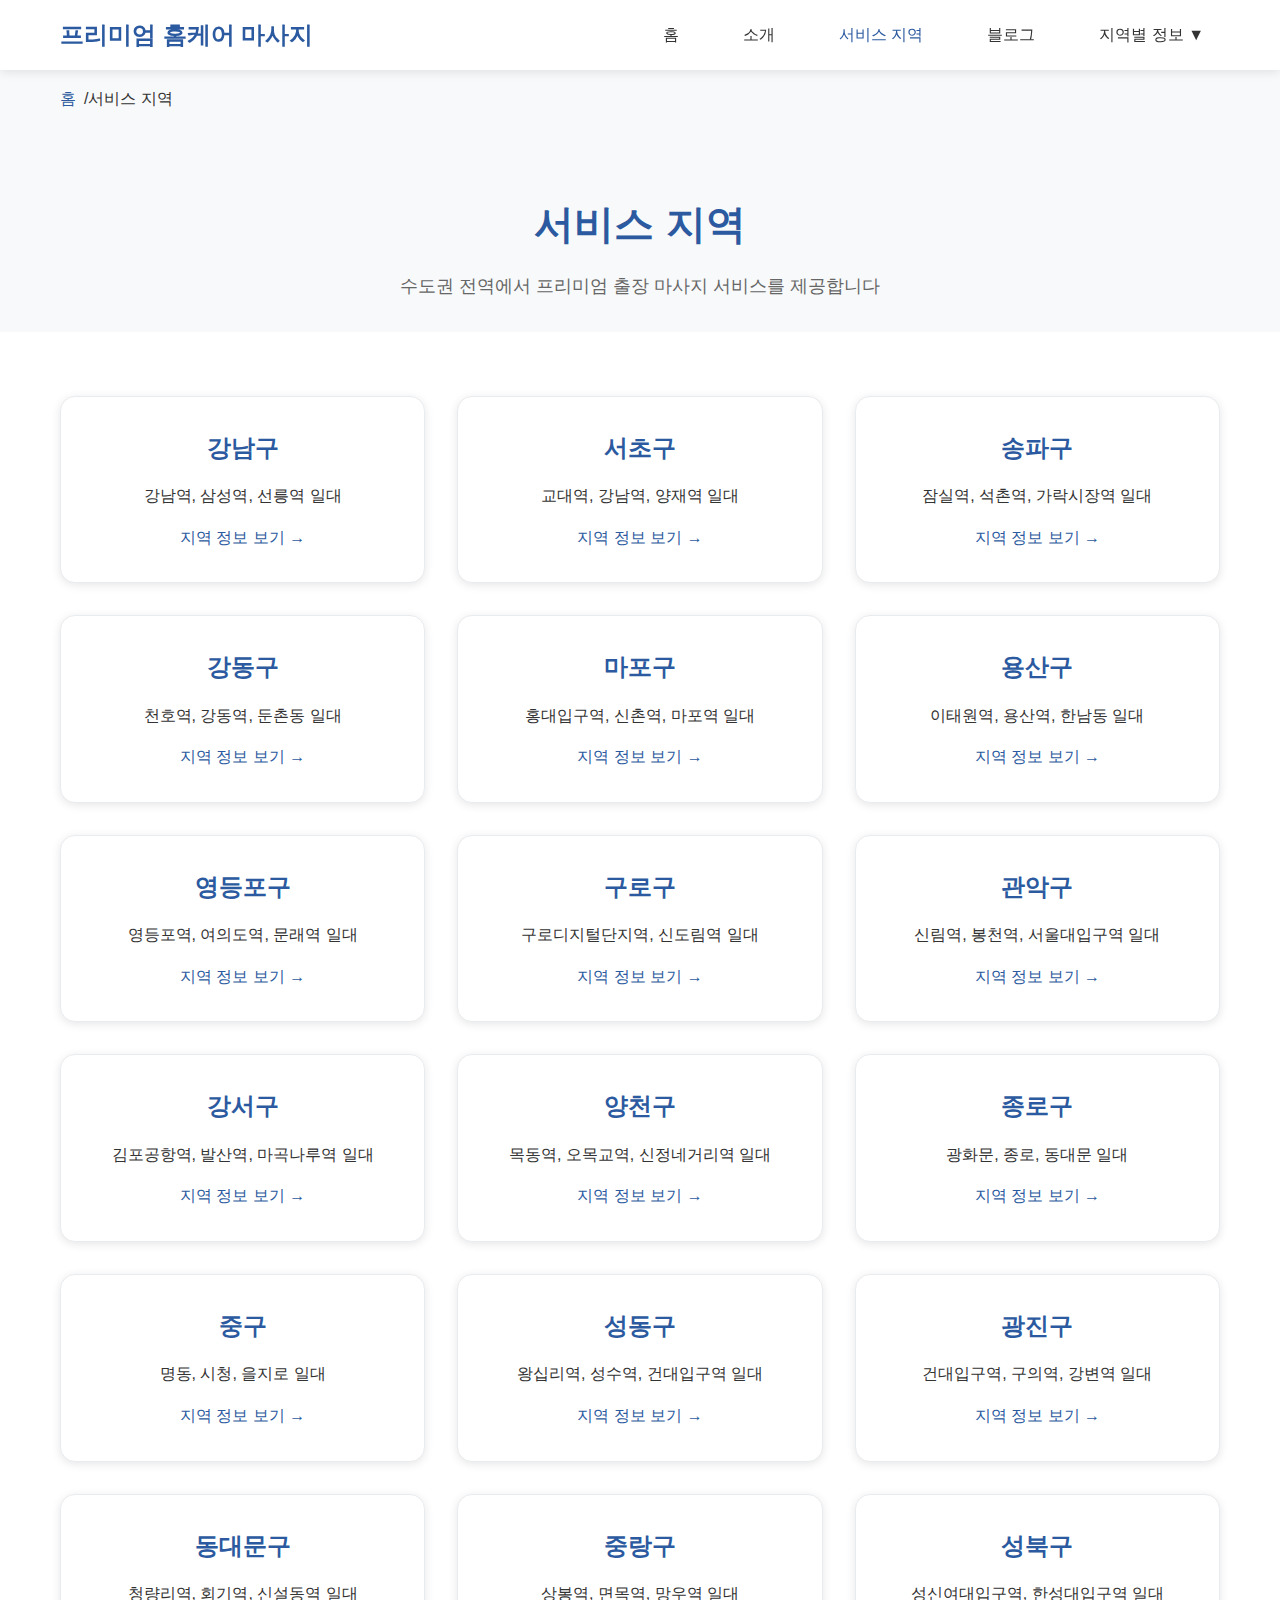
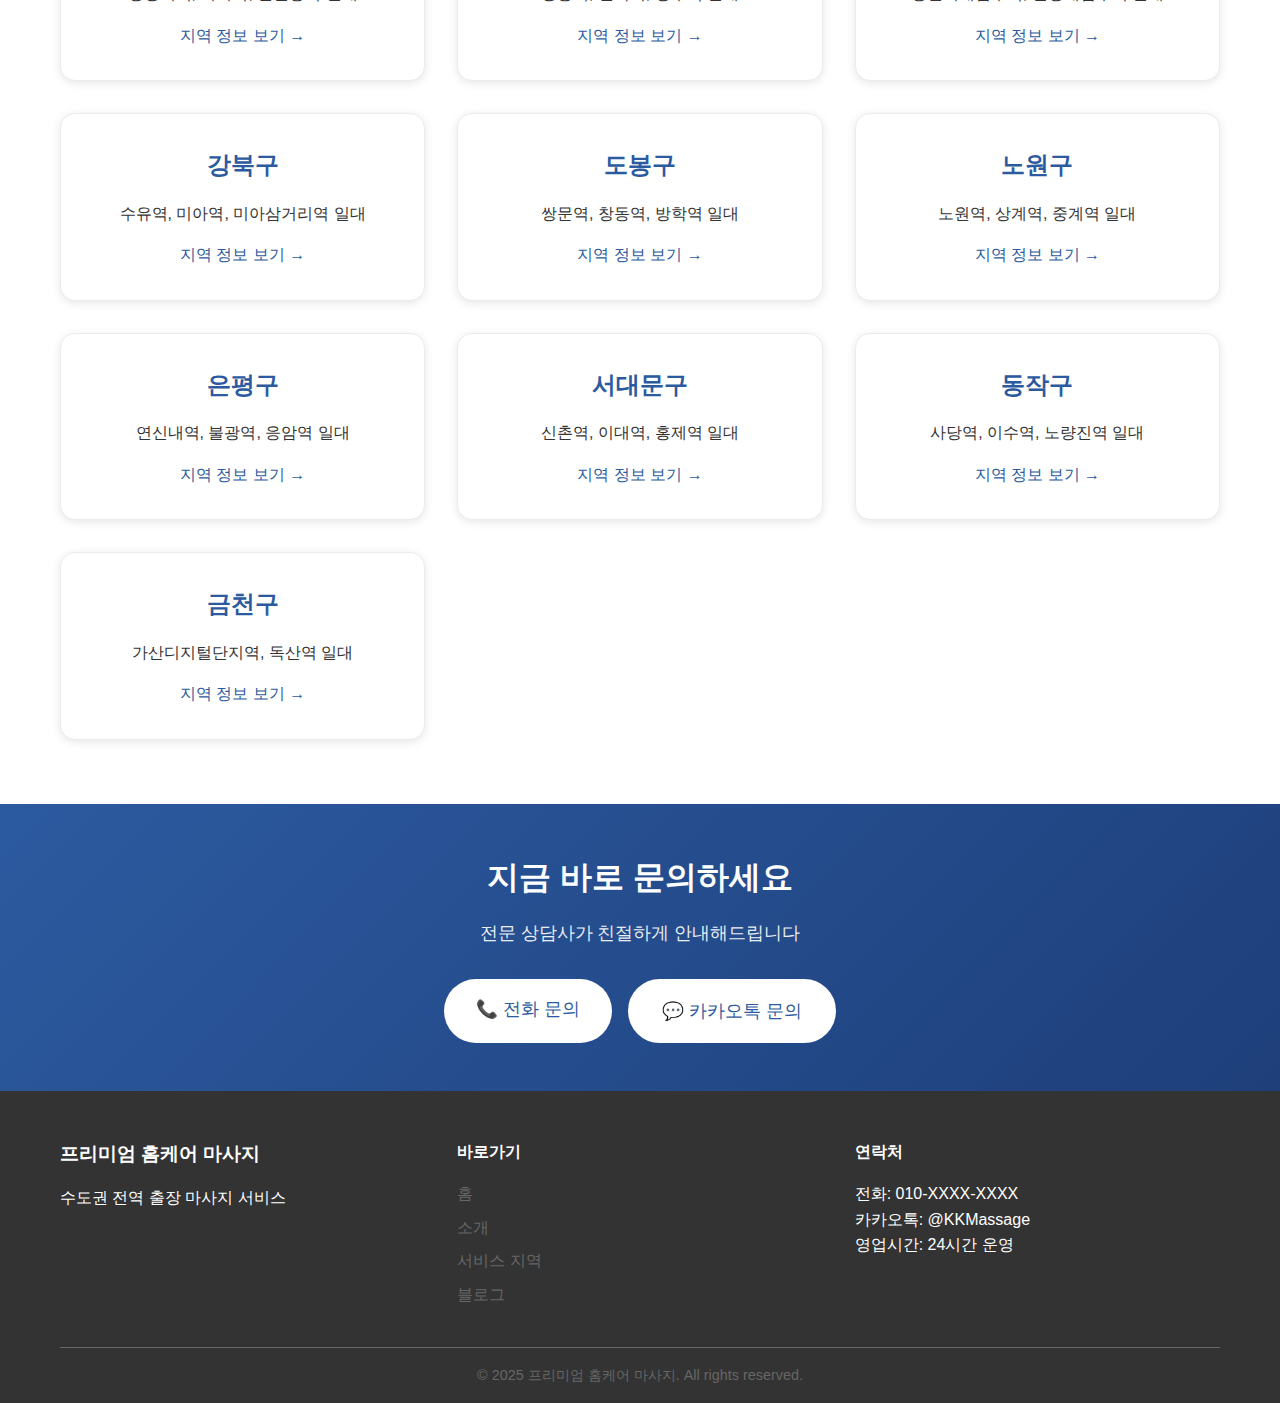
<file: regions.html>
<!DOCTYPE html>
<html lang="ko">
<head>
    <meta charset="UTF-8">
    <meta name="viewport" content="width=device-width, initial-scale=1.0">
    <title>서비스 지역 - 프리미엄 홈케어 마사지</title>
    <meta name="description" content="서울, 경기, 인천 등 수도권 전역에서 프리미엄 출장 마사지 서비스를 제공합니다.">
    <link rel="stylesheet" href="style.css">
</head>
<body>
    <!-- 导航栏 -->
    <nav class="navbar">
        <div class="container">
            <div class="nav-wrapper">
                <a href="index.html" class="logo">프리미엄 홈케어 마사지</a>
                
                <button class="mobile-menu-toggle" id="mobileMenuToggle" aria-label="메뉴 열기">
                    <span></span>
                    <span></span>
                    <span></span>
                </button>

                <ul class="nav-menu" id="navMenu">
                    <li><a href="index.html">홈</a></li>
                    <li><a href="about.html">소개</a></li>
                    <li class="nav-item-active"><a href="regions.html">서비스 지역</a></li>
                    <li><a href="blog.html">블로그</a></li>
                    <li class="dropdown">
                        <a href="#" class="dropdown-toggle">지역별 정보 ▼</a>
                        <ul class="dropdown-menu" id="regionDropdown">
                            <!-- 动态加载地区列表 -->
                        </ul>
                    </li>
                </ul>
            </div>
        </div>
    </nav>

    <!-- 面包屑导航 -->
    <div class="breadcrumb">
        <div class="container">
            <a href="index.html">홈</a> / <span>서비스 지역</span>
        </div>
    </div>

    <!-- 页面标题 -->
    <section class="page-header">
        <div class="container">
            <h1>서비스 지역</h1>
            <p>수도권 전역에서 프리미엄 출장 마사지 서비스를 제공합니다</p>
        </div>
    </section>

    <!-- 地区网格 -->
    <section class="regions-section">
        <div class="container">
            <div class="regions-grid" id="regionsGrid">
                <!-- 动态加载地区卡片 -->
            </div>
        </div>
    </section>

    <!-- 联系方式区域 -->
    <section class="contact-cta">
        <div class="container">
            <h2>지금 바로 문의하세요</h2>
            <p>전문 상담사가 친절하게 안내해드립니다</p>
            <div class="contact-buttons">
                <a href="tel:010-XXXX-XXXX" class="btn btn-primary">
                    <span class="icon">📞</span> 전화 문의
                </a>
                <a href="https://pf.kakao.com/_KKMassage" target="_blank" class="btn btn-secondary">
                    <span class="icon">💬</span> 카카오톡 문의
                </a>
            </div>
        </div>
    </section>

    <!-- 页脚 -->
    <footer class="footer">
        <div class="container">
            <div class="footer-content">
                <div class="footer-section">
                    <h3>프리미엄 홈케어 마사지</h3>
                    <p>수도권 전역 출장 마사지 서비스</p>
                </div>
                <div class="footer-section">
                    <h4>바로가기</h4>
                    <ul>
                        <li><a href="index.html">홈</a></li>
                        <li><a href="about.html">소개</a></li>
                        <li><a href="regions.html">서비스 지역</a></li>
                        <li><a href="blog.html">블로그</a></li>
                    </ul>
                </div>
                <div class="footer-section">
                    <h4>연락처</h4>
                    <p>전화: 010-XXXX-XXXX</p>
                    <p>카카오톡: @KKMassage</p>
                    <p>영업시간: 24시간 운영</p>
                </div>
            </div>
            <div class="footer-bottom">
                <p>&copy; 2025 프리미엄 홈케어 마사지. All rights reserved.</p>
            </div>
        </div>
    </footer>

    <script>
        // 地区数据
        const regions = [
            { name: '강남구', slug: 'gangnam', description: '강남역, 삼성역, 선릉역 일대' },
            { name: '서초구', slug: 'seocho', description: '교대역, 강남역, 양재역 일대' },
            { name: '송파구', slug: 'songpa', description: '잠실역, 석촌역, 가락시장역 일대' },
            { name: '강동구', slug: 'gangdong', description: '천호역, 강동역, 둔촌동 일대' },
            { name: '마포구', slug: 'mapo', description: '홍대입구역, 신촌역, 마포역 일대' },
            { name: '용산구', slug: 'yongsan', description: '이태원역, 용산역, 한남동 일대' },
            { name: '영등포구', slug: 'yeongdeungpo', description: '영등포역, 여의도역, 문래역 일대' },
            { name: '구로구', slug: 'guro', description: '구로디지털단지역, 신도림역 일대' },
            { name: '관악구', slug: 'gwanak', description: '신림역, 봉천역, 서울대입구역 일대' },
            { name: '강서구', slug: 'gangseo', description: '김포공항역, 발산역, 마곡나루역 일대' },
            { name: '양천구', slug: 'yangcheon', description: '목동역, 오목교역, 신정네거리역 일대' },
            { name: '종로구', slug: 'jongno', description: '광화문, 종로, 동대문 일대' },
            { name: '중구', slug: 'junggu', description: '명동, 시청, 을지로 일대' },
            { name: '성동구', slug: 'seongdong', description: '왕십리역, 성수역, 건대입구역 일대' },
            { name: '광진구', slug: 'gwangjin', description: '건대입구역, 구의역, 강변역 일대' },
            { name: '동대문구', slug: 'dongdaemun', description: '청량리역, 회기역, 신설동역 일대' },
            { name: '중랑구', slug: 'jungnang', description: '상봉역, 면목역, 망우역 일대' },
            { name: '성북구', slug: 'seongbuk', description: '성신여대입구역, 한성대입구역 일대' },
            { name: '강북구', slug: 'gangbuk', description: '수유역, 미아역, 미아삼거리역 일대' },
            { name: '도봉구', slug: 'dobong', description: '쌍문역, 창동역, 방학역 일대' },
            { name: '노원구', slug: 'nowon', description: '노원역, 상계역, 중계역 일대' },
            { name: '은평구', slug: 'eunpyeong', description: '연신내역, 불광역, 응암역 일대' },
            { name: '서대문구', slug: 'seodaemun', description: '신촌역, 이대역, 홍제역 일대' },
            { name: '동작구', slug: 'dongjak', description: '사당역, 이수역, 노량진역 일대' },
            { name: '금천구', slug: 'geumcheon', description: '가산디지털단지역, 독산역 일대' }
        ];

        // 加载导航下拉菜单
        function loadRegionDropdown() {
            const dropdown = document.getElementById('regionDropdown');
            regions.forEach(region => {
                const li = document.createElement('li');
                const a = document.createElement('a');
                a.href = `blog.html#${region.slug}`;
                a.textContent = region.name;
                li.appendChild(a);
                dropdown.appendChild(li);
            });
        }

        // 加载地区网格
        function loadRegionsGrid() {
            const grid = document.getElementById('regionsGrid');
            regions.forEach(region => {
                const card = document.createElement('div');
                card.className = 'region-card';
                card.innerHTML = `
                    <h3>${region.name}</h3>
                    <p>${region.description}</p>
                    <a href="blog.html#${region.slug}" class="region-link">지역 정보 보기 →</a>
                `;
                grid.appendChild(card);
            });
        }

        // 移动菜单切换
        document.getElementById('mobileMenuToggle').addEventListener('click', function() {
            this.classList.toggle('active');
            document.getElementById('navMenu').classList.toggle('active');
        });

        // 下拉菜单交互
        document.querySelector('.dropdown-toggle').addEventListener('click', function(e) {
            e.preventDefault();
            this.parentElement.classList.toggle('active');
        });

        // 页面加载时初始化
        document.addEventListener('DOMContentLoaded', function() {
            loadRegionDropdown();
            loadRegionsGrid();
        });
    </script>
</body>
</html>
</file>
<file: style.css>
/* ===================================
   基础重置和变量
=================================== */
* {
    margin: 0;
    padding: 0;
    box-sizing: border-box;
}

:root {
    --primary-color: #2c5aa0;
    --secondary-color: #f8f9fa;
    --accent-color: #28a745;
    --text-dark: #333;
    --text-light: #666;
    --white: #fff;
    --border-color: #e9ecef;
    --shadow: 0 2px 10px rgba(0,0,0,0.1);
    --shadow-lg: 0 5px 20px rgba(0,0,0,0.15);
    --transition: all 0.3s ease;
    --font-main: 'Noto Sans KR', -apple-system, BlinkMacSystemFont, 'Segoe UI', Roboto, sans-serif;
}

body {
    font-family: var(--font-main);
    line-height: 1.6;
    color: var(--text-dark);
    overflow-x: hidden;
}

.container {
    max-width: 1200px;
    margin: 0 auto;
    padding: 0 20px;
}

/* ===================================
   导航栏
=================================== */
.navbar {
    background: var(--white);
    box-shadow: var(--shadow);
    position: fixed;
    top: 0;
    left: 0;
    right: 0;
    z-index: 1000;
    transition: var(--transition);
}

.navbar .container {
    display: flex;
    align-items: center;
    justify-content: space-between;
    padding: 1rem 20px;
}

.nav-wrapper {
    display: flex;
    align-items: center;
    width: 100%;
    max-width: 1200px;
    margin: 0 auto;
    justify-content: space-between;
}

.logo {
    font-size: 1.5rem;
    font-weight: bold;
    color: var(--primary-color) !important;
    text-decoration: none;
    display: flex;
    align-items: center;
    gap: 0.5rem;
}

.logo i {
    color: var(--accent-color);
}

.nav-menu {
    display: flex;
    list-style: none;
    margin: 0;
    padding: 0;
    align-items: center;
    gap: 2rem;
}

.nav-menu li a {
    color: var(--text-dark);
    text-decoration: none;
    padding: 0.5rem 1rem;
    border-radius: 5px;
    transition: var(--transition);
    position: relative;
}

.nav-menu li a:hover {
    color: var(--primary-color);
    background: var(--secondary-color);
}

.nav-item-active a {
    color: var(--primary-color) !important;
    font-weight: 500;
}

/* 移动菜单按钮 */
.mobile-menu-toggle {
    display: none;
    flex-direction: column;
    background: none;
    border: none;
    cursor: pointer;
    padding: 0.5rem;
}

.mobile-menu-toggle span {
    width: 25px;
    height: 3px;
    background: var(--text-dark);
    margin: 3px 0;
    transition: var(--transition);
    border-radius: 2px;
}

.mobile-menu-toggle.active span:nth-child(1) {
    transform: rotate(45deg) translate(5px, 5px);
}

.mobile-menu-toggle.active span:nth-child(2) {
    opacity: 0;
}

.mobile-menu-toggle.active span:nth-child(3) {
    transform: rotate(-45deg) translate(7px, -6px);
}

/* 下拉菜单 */
.dropdown {
    position: relative;
}

.dropdown-toggle {
    cursor: pointer;
}

.dropdown-menu {
    position: absolute;
    top: 100%;
    left: 0;
    background: var(--white);
    min-width: 200px;
    box-shadow: var(--shadow);
    border-radius: 5px;
    opacity: 0;
    visibility: hidden;
    transform: translateY(-10px);
    transition: var(--transition);
    list-style: none;
    padding: 0.5rem 0;
    z-index: 1001;
}

.dropdown.active .dropdown-menu {
    opacity: 1;
    visibility: visible;
    transform: translateY(0);
}

.dropdown-menu li a {
    display: block;
    padding: 0.75rem 1rem;
    color: var(--text-dark);
    text-decoration: none;
    transition: var(--transition);
}

.dropdown-menu li a:hover {
    background: var(--secondary-color);
    color: var(--primary-color);
}

/* ===================================
   面包屑导航
=================================== */
.breadcrumb {
    background: var(--secondary-color);
    padding: 1rem 0;
    margin-top: 70px;
}

.breadcrumb .container {
    display: flex;
    align-items: center;
}

.breadcrumb a {
    color: var(--primary-color);
    text-decoration: none;
    margin-right: 0.5rem;
}

.breadcrumb a:hover {
    text-decoration: underline;
}

/* ===================================
   Hero 部分
=================================== */
.hero {
    height: 70vh;
    min-height: 500px;
    background-size: cover;
    background-position: center;
    position: relative;
    display: flex;
    align-items: center;
}

.hero-overlay {
    position: absolute;
    top: 0;
    left: 0;
    right: 0;
    bottom: 0;
    background: rgba(0,0,0,0.4);
    z-index: 1;
}

.hero-content {
    position: relative;
    z-index: 2;
    text-align: center;
    color: var(--white);
}

.hero h1 {
    font-size: 3rem;
    margin-bottom: 1rem;
    animation: fadeInUp 1s ease;
}

.hero p {
    font-size: 1.25rem;
    margin-bottom: 2rem;
    animation: fadeInUp 1s ease 0.2s both;
}

.hero-buttons {
    display: flex;
    gap: 1rem;
    justify-content: center;
    flex-wrap: wrap;
    animation: fadeInUp 1s ease 0.4s both;
}

@media (max-width: 768px) {
    .hero-buttons {
        flex-direction: column;
        align-items: center;
    }
}

/* ===================================
   按钮样式
=================================== */
.btn {
    display: inline-block;
    padding: 0.75rem 1.5rem;
    border-radius: 50px;
    text-decoration: none;
    font-weight: 500;
    transition: var(--transition);
    border: none;
    cursor: pointer;
    text-align: center;
}

.btn-primary {
    background: var(--primary-color);
    color: var(--white);
}

.btn-primary:hover {
    background: #1e3f7a;
    transform: translateY(-2px);
    box-shadow: var(--shadow);
}

.btn-secondary {
    background: transparent;
    color: var(--primary-color);
    border: 2px solid var(--primary-color);
}

.btn-secondary:hover {
    background: var(--primary-color);
    color: var(--white);
    transform: translateY(-2px);
}

/* ===================================
   页面标题
=================================== */
.page-header {
    text-align: center;
    padding: 4rem 0 2rem;
    background: var(--secondary-color);
}

.page-header h1 {
    font-size: 2.5rem;
    margin-bottom: 1rem;
    color: var(--primary-color);
}

.page-header p {
    font-size: 1.1rem;
    color: var(--text-light);
}

/* ===================================
   关于我们部分
=================================== */
.about-home {
    padding: 4rem 0;
    background: var(--white);
}

.about-content {
    display: grid;
    grid-template-columns: 1fr 1fr;
    gap: 3rem;
    align-items: center;
}

.about-text h2 {
    font-size: 2rem;
    margin-bottom: 1.5rem;
    color: var(--primary-color);
}

.about-text ul {
    list-style: none;
    padding-left: 0;
}

.about-text ul li {
    padding: 0.5rem 0;
    display: flex;
    align-items: center;
    gap: 0.5rem;
    color: var(--text-dark);
}

.about-image img {
    width: 100%;
    height: auto;
    border-radius: 10px;
    box-shadow: var(--shadow);
}

/* 关于页面的统计数据 */
.about-stats {
    display: grid;
    grid-template-columns: repeat(auto-fit, minmax(100px, 1fr));
    gap: 2rem;
    margin-top: 2rem;
}

.stat {
    text-align: center;
    padding: 1rem;
}

.stat h3 {
    font-size: 2rem;
    color: var(--primary-color);
    margin-bottom: 0.5rem;
}

.stat p {
    color: var(--text-light);
    font-size: 0.9rem;
}

/* ===================================
   服务部分
=================================== */
.services {
    padding: 4rem 0;
    background: var(--secondary-color);
}

.section-title {
    text-align: center;
    font-size: 2.5rem;
    margin-bottom: 1rem;
    color: var(--primary-color);
}

.section-subtitle {
    text-align: center;
    font-size: 1.1rem;
    color: var(--text-light);
    margin-bottom: 3rem;
}

.services-grid {
    display: grid;
    grid-template-columns: repeat(auto-fit, minmax(350px, 1fr));
    gap: 2rem;
}

.service-card {
    background: var(--white);
    border-radius: 15px;
    overflow: hidden;
    box-shadow: var(--shadow);
    transition: var(--transition);
}

.service-card:hover {
    transform: translateY(-5px);
    box-shadow: var(--shadow-lg);
}

.service-card img {
    width: 100%;
    height: 250px;
    object-fit: cover;
}

.service-content {
    padding: 1.5rem;
}

.service-content h3 {
    font-size: 1.5rem;
    margin-bottom: 1rem;
    color: var(--primary-color);
}

.service-content ul {
    list-style: none;
    padding-left: 0;
    margin-bottom: 1rem;
}

.service-content ul li {
    padding: 0.25rem 0;
    color: var(--text-light);
}

.price {
    display: inline-block;
    font-size: 1.2rem;
    font-weight: bold;
    color: var(--accent-color);
    margin-top: 1rem;
}

/* ===================================
   联系部分
=================================== */
.contact-section {
    padding: 4rem 0;
    background: var(--white);
}

.contact-methods {
    display: grid;
    grid-template-columns: repeat(auto-fit, minmax(300px, 1fr));
    gap: 2rem;
    margin-bottom: 3rem;
}

.contact-card {
    display: flex;
    align-items: center;
    gap: 1.5rem;
    padding: 2rem;
    background: var(--secondary-color);
    border-radius: 15px;
    box-shadow: var(--shadow);
    transition: var(--transition);
}

.contact-card:hover {
    transform: translateY(-3px);
    box-shadow: var(--shadow-lg);
}

.contact-icon {
    width: 80px;
    height: 80px;
    background: var(--primary-color);
    border-radius: 50%;
    display: flex;
    align-items: center;
    justify-content: center;
    color: var(--white);
    font-size: 1.5rem;
}

.phone-contact .contact-icon {
    background: #28a745;
}

.kakao-contact .contact-icon {
    background: #fee500;
    color: #000;
}

.contact-info h3 {
    font-size: 1.5rem;
    margin-bottom: 0.5rem;
    color: var(--primary-color);
}

.contact-info p {
    color: var(--text-light);
    margin-bottom: 0.5rem;
}

/* Google 地图 */
.map-container {
    background: var(--secondary-color);
    padding: 2rem;
    border-radius: 15px;
    text-align: center;
}

.map-container h3 {
    font-size: 1.5rem;
    margin-bottom: 0.5rem;
    color: var(--primary-color);
}

.map-container p {
    color: var(--text-light);
    margin-bottom: 1rem;
}

.map-container iframe {
    width: 100%;
    height: 400px;
    border: none;
    border-radius: 10px;
    box-shadow: var(--shadow);
}

/* ===================================
   地区页面
=================================== */
.regions-section {
    padding: 4rem 0;
    background: var(--white);
}

.regions-grid {
    display: grid;
    grid-template-columns: repeat(auto-fit, minmax(280px, 1fr));
    gap: 2rem;
}

.region-card {
    background: var(--white);
    padding: 2rem;
    border-radius: 15px;
    box-shadow: var(--shadow);
    text-align: center;
    transition: var(--transition);
    border: 1px solid var(--border-color);
}

.region-card:hover {
    transform: translateY(-5px);
    box-shadow: var(--shadow-lg);
    border-color: var(--primary-color);
}

.region-card h3 {
    font-size: 1.5rem;
    color: var(--primary-color);
    margin-bottom: 1rem;
}

.region-link {
    display: inline-block;
    margin-top: 1rem;
    color: var(--primary-color);
    text-decoration: none;
    font-weight: 500;
}

.region-link:hover {
    text-decoration: underline;
}

/* ===================================
   博客页面
=================================== */
.blog-list-section {
    padding: 4rem 0;
    background: var(--secondary-color);
}

.post-card {
    background: var(--white);
    padding: 2rem;
    margin-bottom: 2rem;
    border-radius: 15px;
    box-shadow: var(--shadow);
    transition: var(--transition);
}

.post-card:hover {
    transform: translateY(-3px);
    box-shadow: var(--shadow-lg);
}

.post-card h3 {
    font-size: 1.5rem;
    color: var(--primary-color);
    margin-bottom: 1rem;
}

/* ===================================
   特色部分
=================================== */
.features-section {
    padding: 4rem 0;
    background: var(--white);
}

.features-grid {
    display: grid;
    grid-template-columns: repeat(auto-fit, minmax(300px, 1fr));
    gap: 2rem;
}

.feature-card {
    text-align: center;
    padding: 2rem;
    background: var(--secondary-color);
    border-radius: 15px;
    transition: var(--transition);
}

.feature-card:hover {
    transform: translateY(-5px);
    box-shadow: var(--shadow-lg);
}

.feature-icon {
    width: 80px;
    height: 80px;
    background: var(--primary-color);
    border-radius: 50%;
    display: flex;
    align-items: center;
    justify-content: center;
    color: var(--white);
    font-size: 2rem;
    margin: 0 auto 1rem;
}

.feature-card h3 {
    font-size: 1.25rem;
    color: var(--primary-color);
    margin-bottom: 1rem;
}

/* ===================================
   联系 CTA
=================================== */
.contact-cta {
    padding: 3rem 0;
    background: linear-gradient(135deg, var(--primary-color), #1e3f7a);
    color: var(--white);
    text-align: center;
}

.contact-cta h2 {
    font-size: 2rem;
    margin-bottom: 1rem;
}

.contact-cta p {
    font-size: 1.1rem;
    margin-bottom: 2rem;
    opacity: 0.9;
}

.contact-buttons {
    display: flex;
    gap: 1rem;
    justify-content: center;
    flex-wrap: wrap;
}

.contact-cta .btn {
    padding: 1rem 2rem;
    font-size: 1.1rem;
}

.contact-cta .btn-primary {
    background: var(--white);
    color: var(--primary-color);
}

.contact-cta .btn-primary:hover {
    background: var(--accent-color);
    color: var(--white);
}

.contact-cta .btn-secondary {
    background: var(--white);
    color: var(--primary-color);
    border-color: var(--white);
}

.contact-cta .btn-secondary:hover {
    transform: scale(1.05);
}

/* ===================================
   页脚
=================================== */
.footer {
    background: var(--text-dark);
    color: var(--white);
    padding: 3rem 0 1rem;
}

.footer-content {
    display: grid;
    grid-template-columns: repeat(auto-fit, minmax(250px, 1fr));
    gap: 2rem;
    margin-bottom: 2rem;
}

.footer-section h3,
.footer-section h4 {
    margin-bottom: 1rem;
    color: var(--white);
}

.footer-section ul {
    list-style: none;
}

.footer-section ul li {
    margin-bottom: 0.5rem;
}

.footer-section a {
    color: var(--text-light);
    text-decoration: none;
    transition: var(--transition);
}

.footer-section a:hover {
    color: var(--white);
}

.social-links {
    display: flex;
    gap: 1rem;
    margin-top: 1rem;
}

.social-links a {
    width: 40px;
    height: 40px;
    background: var(--primary-color);
    border-radius: 50%;
    display: flex;
    align-items: center;
    justify-content: center;
    color: var(--white);
    transition: var(--transition);
}

.social-links a:hover {
    background: var(--accent-color);
    transform: translateY(-2px);
}

.footer-bottom {
    border-top: 1px solid var(--text-light);
    padding-top: 1rem;
    text-align: center;
    color: var(--text-light);
    font-size: 0.9rem;
}

/* ===================================
   动画
=================================== */
@keyframes fadeInUp {
    from {
        opacity: 0;
        transform: translateY(30px);
    }
    to {
        opacity: 1;
        transform: translateY(0);
    }
}

/* ===================================
   响应式设计
=================================== */
@media (max-width: 768px) {
    .nav-menu {
        position: fixed;
        top: 70px;
        left: -100%;
        width: 100%;
        height: calc(100vh - 70px);
        background: var(--white);
        flex-direction: column;
        align-items: center;
        justify-content: flex-start;
        padding-top: 2rem;
        transition: left 0.3s ease;
        box-shadow: var(--shadow);
        z-index: 1000;
    }

    .nav-menu.active {
        left: 0;
    }

    .nav-menu li {
        margin: 1rem 0;
        width: 100%;
        text-align: center;
    }

    .mobile-menu-toggle {
        display: flex;
    }

    .dropdown-menu {
        position: static;
        opacity: 1;
        visibility: visible;
        transform: none;
        box-shadow: none;
        background: var(--secondary-color);
        margin-top: 0.5rem;
        border-radius: 5px;
        max-height: 0;
        overflow: hidden;
    }

    .dropdown.active .dropdown-menu {
        max-height: 300px;
        padding: 0.5rem 0;
    }

    .dropdown-menu li {
        width: 100%;
    }

    .hero h1 {
        font-size: 2rem;
    }

    .hero p {
        font-size: 1rem;
    }

    .about-content {
        grid-template-columns: 1fr;
        text-align: center;
    }

    .section-title {
        font-size: 2rem;
    }

    .contact-methods {
        grid-template-columns: 1fr;
    }

    .features-grid {
        grid-template-columns: 1fr;
    }

    .contact-buttons {
        flex-direction: column;
        align-items: center;
    }

    .page-header {
        padding: 2rem 0 1rem;
    }

    .page-header h1 {
        font-size: 2rem;
    }

    .breadcrumb {
        margin-top: 70px;
    }
}

@media (max-width: 480px) {
    .container {
        padding: 0 15px;
    }

    .hero {
        height: 60vh;
    }

    .services-grid {
        grid-template-columns: 1fr;
    }

    .map-container iframe {
        height: 300px;
    }
}

/* ===================================
   额外优化
=================================== */
html {
    scroll-behavior: smooth;
}

/* 加载动画 */
.fade-in {
    opacity: 0;
    transform: translateY(20px);
    transition: var(--transition);
}

.fade-in.visible {
    opacity: 1;
    transform: translateY(0);
}

/* 自定义滚动条 */
::-webkit-scrollbar {
    width: 8px;
}

::-webkit-scrollbar-track {
    background: var(--secondary-color);
}

::-webkit-scrollbar-thumb {
    background: var(--primary-color);
    border-radius: 4px;
}

::-webkit-scrollbar-thumb:hover {
    background: #1e3f7a;
}
</file>
